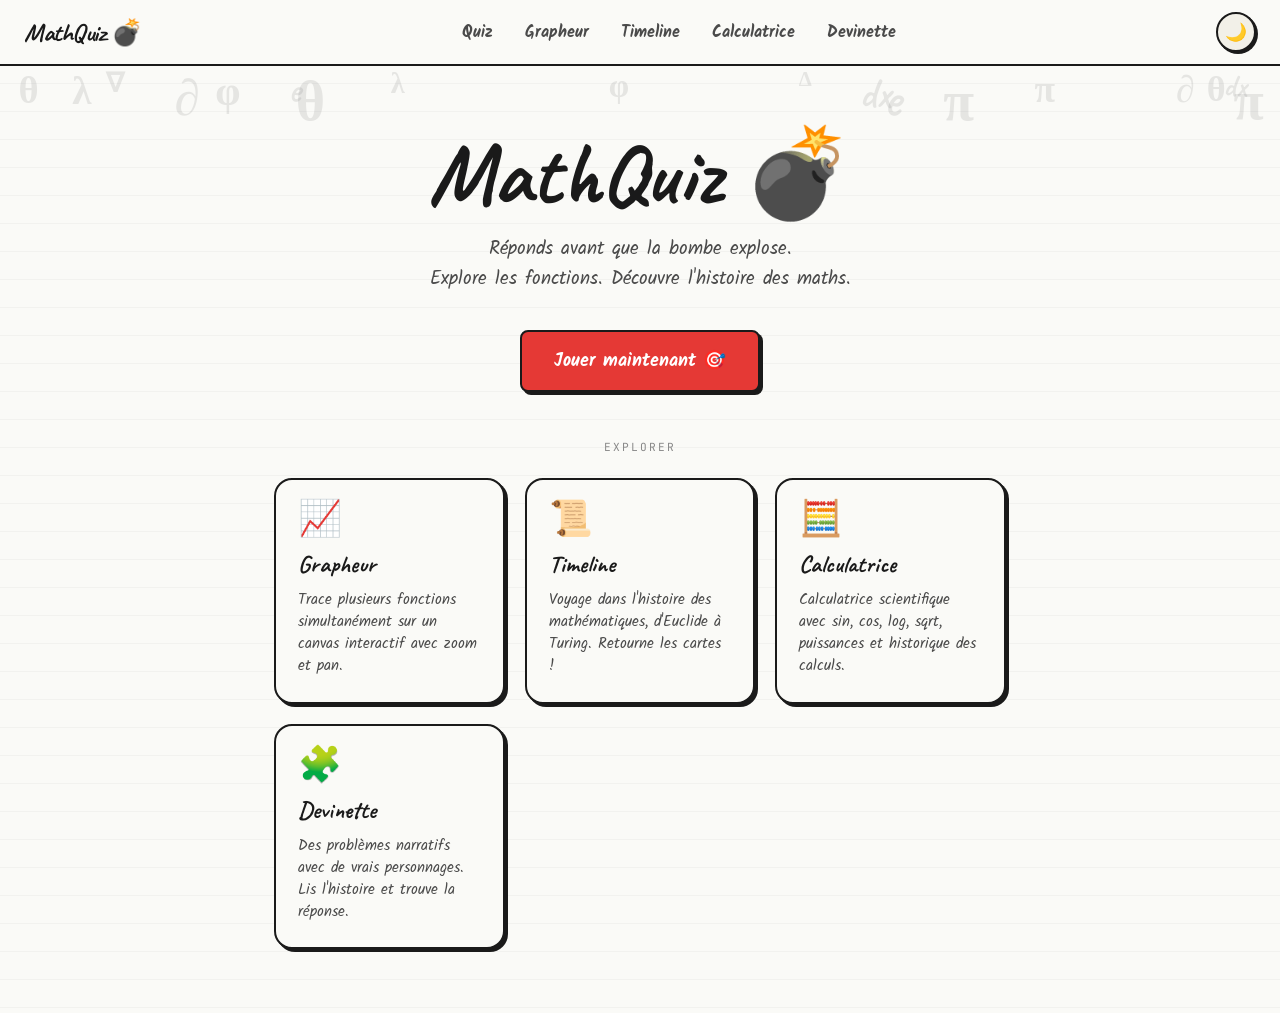
<file: index.html>
<!DOCTYPE html>
<html lang="fr">
<head>
  <meta charset="UTF-8">
  <meta name="viewport" content="width=device-width, initial-scale=1.0">
  <title>MathQuiz 💣</title>
  <link rel="stylesheet" href="css/common.css">
  <link rel="stylesheet" href="css/home.css">
</head>
<body>

  <nav class="sk-nav" aria-label="Navigation principale">
    <a href="index.html" class="sk-nav-logo">MathQuiz 💣</a>
    <ul class="sk-nav-links">
      <li><a href="quiz.html">Quiz</a></li>
      <li><a href="explorer.html">Grapheur</a></li>
      <li><a href="timeline.html">Timeline</a></li>
      <li><a href="calculatrice.html">Calculatrice</a></li>
      <li><a href="devinette.html">Devinette</a></li>
    </ul>
    <button class="sk-theme-btn" id="theme-toggle" aria-label="Basculer le thème">🌙</button>
  </nav>

  <main>
    <!-- Hero -->
    <section class="home-hero" aria-label="Présentation">
      <div class="particles" id="particles" aria-hidden="true"></div>

      <h1 class="home-hero-title">MathQuiz 💣</h1>
      <p class="home-hero-subtitle">
        Réponds avant que la bombe explose.<br>
        Explore les fonctions. Découvre l'histoire des maths.
      </p>
      <a href="quiz.html" class="sk-btn sk-btn-accent home-hero-cta">
        Jouer maintenant 🎯
      </a>
    </section>

    <!-- Cards -->
    <section aria-label="Sections du site">
      <p class="home-section-label">Explorer</p>
      <div class="home-cards">

        <a href="explorer.html" class="home-card">
          <span class="home-card-icon">📈</span>
          <h2 class="home-card-title">Grapheur</h2>
          <p class="home-card-desc">
            Trace plusieurs fonctions simultanément sur
            un canvas interactif avec zoom et pan.
          </p>
        </a>

        <a href="timeline.html" class="home-card">
          <span class="home-card-icon">📜</span>
          <h2 class="home-card-title">Timeline</h2>
          <p class="home-card-desc">
            Voyage dans l'histoire des mathématiques,
            d'Euclide à Turing. Retourne les cartes !
          </p>
        </a>

        <a href="calculatrice.html" class="home-card">
          <span class="home-card-icon">🧮</span>
          <h2 class="home-card-title">Calculatrice</h2>
          <p class="home-card-desc">
            Calculatrice scientifique avec sin, cos, log,
            sqrt, puissances et historique des calculs.
          </p>
        </a>

        <a href="devinette.html" class="home-card">
          <span class="home-card-icon">🧩</span>
          <h2 class="home-card-title">Devinette</h2>
          <p class="home-card-desc">
            Des problèmes narratifs avec de vrais personnages.
            Lis l'histoire et trouve la réponse.
          </p>
        </a>

      </div>
    </section>
  </main>

  <script src="js/theme.js"></script>
  <script>
    "use strict";
    const SYMBOLS = ["∫","∑","π","√","∞","dx","∂","Δ","θ","λ","∇","ℝ","ℕ","e","φ"];
    const container = document.getElementById("particles");
    for (let i = 0; i < 18; i++) {
      const el = document.createElement("span");
      el.className = "particle";
      el.textContent = SYMBOLS[Math.floor(Math.random() * SYMBOLS.length)];
      el.style.left             = Math.random() * 100 + "%";
      el.style.fontSize         = (1.2 + Math.random() * 2.4) + "rem";
      el.style.animationDuration = (12 + Math.random() * 16) + "s";
      el.style.animationDelay   = -(Math.random() * 20) + "s";
      container.appendChild(el);
    }
    document.querySelectorAll(".sk-nav-links a").forEach(a => {
      if (a.href === location.href) a.classList.add("active");
    });
  </script>
</body>
</html>
</file>
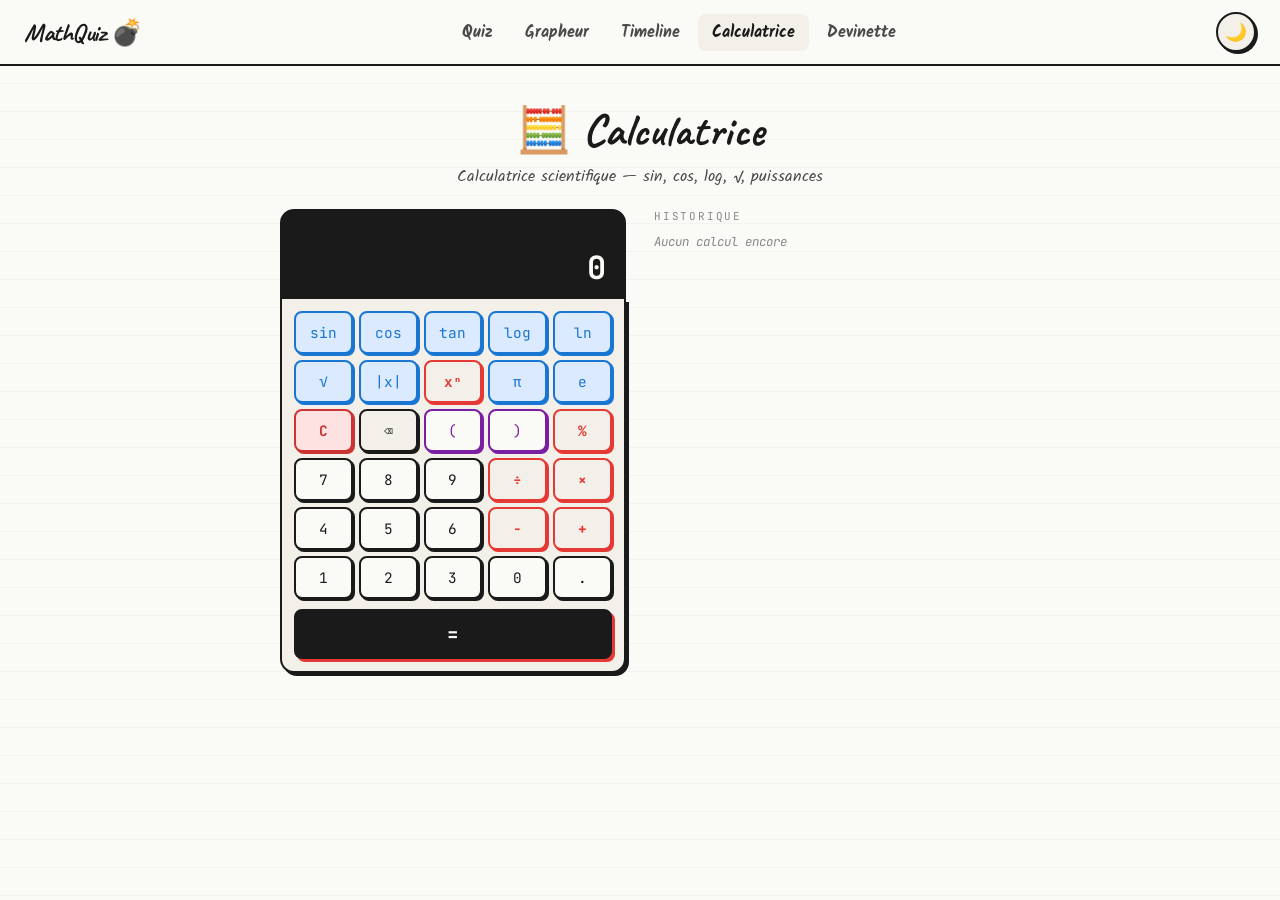
<file: calculatrice.html>
<!DOCTYPE html>
<html lang="fr">
<head>
  <meta charset="UTF-8">
  <meta name="viewport" content="width=device-width, initial-scale=1.0">
  <title>Calculatrice — MathQuiz 💣</title>
  <link rel="stylesheet" href="css/common.css">
  <link rel="stylesheet" href="css/calculatrice.css">
</head>
<body>

  <nav class="sk-nav" aria-label="Navigation principale">
    <a href="index.html" class="sk-nav-logo">MathQuiz 💣</a>
    <ul class="sk-nav-links">
      <li><a href="quiz.html">Quiz</a></li>
      <li><a href="explorer.html">Grapheur</a></li>
      <li><a href="timeline.html">Timeline</a></li>
      <li><a href="calculatrice.html" class="active">Calculatrice</a></li>
      <li><a href="devinette.html">Devinette</a></li>
    </ul>
    <button class="sk-theme-btn" id="theme-toggle" aria-label="Basculer le thème">🌙</button>
  </nav>

  <header class="calc-header">
    <h1 class="calc-title">🧮 Calculatrice</h1>
    <p class="calc-subtitle">Calculatrice scientifique — sin, cos, log, √, puissances</p>
  </header>

  <main class="calc-shell">

    <div class="calc-wrap">

      <!-- Écran -->
      <div class="calc-screen" aria-label="Écran de la calculatrice">
        <div class="calc-expr" id="calc-expr" aria-live="polite"></div>
        <div class="calc-result" id="calc-result">0</div>
      </div>

      <!-- Clavier -->
      <div class="calc-keyboard" role="group" aria-label="Clavier">

        <!-- Ligne 1 : fonctions -->
        <button class="calc-btn calc-fn" data-action="fn" data-fn="sin(" aria-label="sinus">sin</button>
        <button class="calc-btn calc-fn" data-action="fn" data-fn="cos(" aria-label="cosinus">cos</button>
        <button class="calc-btn calc-fn" data-action="fn" data-fn="tan(" aria-label="tangente">tan</button>
        <button class="calc-btn calc-fn" data-action="fn" data-fn="log(" aria-label="logarithme">log</button>
        <button class="calc-btn calc-fn" data-action="fn" data-fn="ln("  aria-label="logarithme naturel">ln</button>

        <!-- Ligne 2 : fonctions -->
        <button class="calc-btn calc-fn" data-action="fn"  data-fn="sqrt("  aria-label="racine carrée">√</button>
        <button class="calc-btn calc-fn" data-action="fn"  data-fn="abs("   aria-label="valeur absolue">|x|</button>
        <button class="calc-btn calc-op" data-action="insert" data-val="^"  aria-label="puissance">xⁿ</button>
        <button class="calc-btn calc-fn" data-action="insert" data-val="pi" aria-label="pi">π</button>
        <button class="calc-btn calc-fn" data-action="insert" data-val="e"  aria-label="e">e</button>

        <!-- Ligne 3 : contrôles + parenthèses -->
        <button class="calc-btn calc-clear"  data-action="clear"  aria-label="Effacer tout">C</button>
        <button class="calc-btn calc-del"    data-action="del"    aria-label="Supprimer dernier caractère">⌫</button>
        <button class="calc-btn calc-paren"  data-action="insert" data-val="(" aria-label="parenthèse ouvrante">(</button>
        <button class="calc-btn calc-paren"  data-action="insert" data-val=")" aria-label="parenthèse fermante">)</button>
        <button class="calc-btn calc-op"     data-action="insert" data-val="%" aria-label="modulo">%</button>

        <!-- Ligne 4-6 : chiffres + opérateurs -->
        <button class="calc-btn calc-num" data-action="insert" data-val="7">7</button>
        <button class="calc-btn calc-num" data-action="insert" data-val="8">8</button>
        <button class="calc-btn calc-num" data-action="insert" data-val="9">9</button>
        <button class="calc-btn calc-op"  data-action="insert" data-val="/">÷</button>
        <button class="calc-btn calc-op"  data-action="insert" data-val="*">×</button>

        <button class="calc-btn calc-num" data-action="insert" data-val="4">4</button>
        <button class="calc-btn calc-num" data-action="insert" data-val="5">5</button>
        <button class="calc-btn calc-num" data-action="insert" data-val="6">6</button>
        <button class="calc-btn calc-op"  data-action="insert" data-val="-">−</button>
        <button class="calc-btn calc-op"  data-action="insert" data-val="+">+</button>

        <button class="calc-btn calc-num" data-action="insert" data-val="1">1</button>
        <button class="calc-btn calc-num" data-action="insert" data-val="2">2</button>
        <button class="calc-btn calc-num" data-action="insert" data-val="3">3</button>
        <button class="calc-btn calc-num" data-action="insert" data-val="0">0</button>
        <button class="calc-btn calc-num" data-action="insert" data-val=".">.</button>

        <!-- Ligne 7 : = -->
        <button class="calc-btn calc-equals" data-action="eval" aria-label="Calculer" style="grid-column: span 5">=</button>

      </div>
    </div>

    <!-- Historique -->
    <div class="calc-history-wrap">
      <p class="calc-history-label">Historique</p>
      <ul class="calc-history" id="calc-history" aria-label="Historique des calculs"></ul>
    </div>

  </main>

  <script src="js/theme.js"></script>
  <script src="js/explorer.js"></script>
  <script src="js/calculatrice.js"></script>
</body>
</html>
</file>
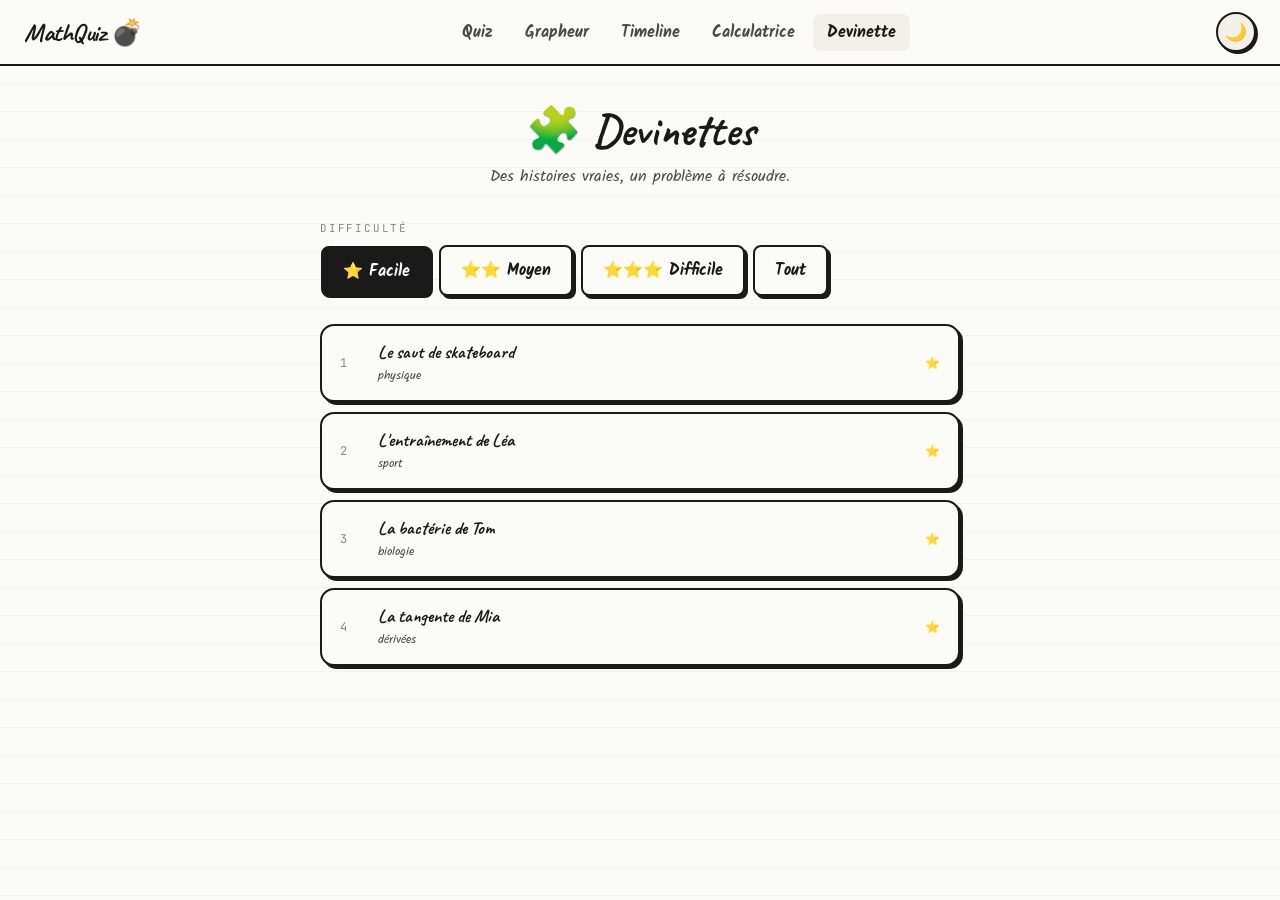
<file: devinette.html>
<!DOCTYPE html>
<html lang="fr">
<head>
  <meta charset="UTF-8">
  <meta name="viewport" content="width=device-width, initial-scale=1.0">
  <title>Devinette — MathQuiz 💣</title>
  <link rel="stylesheet" href="css/common.css">
  <link rel="stylesheet" href="css/devinette.css">
</head>
<body>

  <nav class="sk-nav" aria-label="Navigation principale">
    <a href="index.html" class="sk-nav-logo">MathQuiz 💣</a>
    <ul class="sk-nav-links">
      <li><a href="quiz.html">Quiz</a></li>
      <li><a href="explorer.html">Grapheur</a></li>
      <li><a href="timeline.html">Timeline</a></li>
      <li><a href="calculatrice.html">Calculatrice</a></li>
      <li><a href="devinette.html" class="active">Devinette</a></li>
    </ul>
    <button class="sk-theme-btn" id="theme-toggle" aria-label="Basculer le thème">🌙</button>
  </nav>

  <main class="dev-shell">

    <!-- ── État 1 : Menu ────────────────────────────────────── -->
    <section class="dev-state active" id="dev-menu">
      <h1 class="dev-title">🧩 Devinettes</h1>
      <p class="dev-subtitle">Des histoires vraies, un problème à résoudre.</p>

      <div class="dev-diff-wrap">
        <span class="dev-label">Difficulté</span>
        <div class="dev-diff-options" id="dev-diff-options">
          <button class="sk-btn sk-btn-ghost selected" data-diff="1">⭐ Facile</button>
          <button class="sk-btn sk-btn-ghost"          data-diff="2">⭐⭐ Moyen</button>
          <button class="sk-btn sk-btn-ghost"          data-diff="3">⭐⭐⭐ Difficile</button>
          <button class="sk-btn sk-btn-ghost"          data-diff="0">Tout</button>
        </div>
      </div>

      <ul class="dev-list" id="dev-list" aria-label="Liste des devinettes"></ul>
    </section>

    <!-- ── État 2 : Lecture + Réponse ──────────────────────── -->
    <section class="dev-state" id="dev-play">

      <div class="dev-play-header">
        <button class="sk-btn sk-btn-ghost dev-back-btn" id="dev-back-btn" type="button">← Retour</button>
        <div class="dev-stars" id="dev-stars"></div>
      </div>

      <div class="dev-story-card" id="dev-story-card">
        <div class="dev-characters" id="dev-characters"></div>
        <h2 class="dev-story-title" id="dev-story-title"></h2>
        <p class="dev-story-text" id="dev-story-text"></p>
        <p class="dev-question-text" id="dev-question-text"></p>
      </div>

      <!-- Zone de réponse -->
      <div class="dev-answer-zone" id="dev-answer-zone">
        <input
          type="text"
          class="dev-input"
          id="dev-input"
          placeholder="Ta réponse…"
          inputmode="decimal"
          autocomplete="off"
          aria-label="Ta réponse"
        >
        <button class="sk-btn sk-btn-accent" id="dev-submit" type="button">Valider ✓</button>
      </div>

      <div class="dev-hint-wrap">
        <button class="sk-btn sk-btn-ghost dev-hint-btn" id="dev-hint-btn" type="button">💡 Indice</button>
        <p class="dev-hint-text" id="dev-hint-text"></p>
      </div>

      <div class="dev-feedback" id="dev-feedback" aria-live="polite"></div>

    </section>

    <!-- ── État 3 : Explication ─────────────────────────────── -->
    <section class="dev-state" id="dev-result">
      <div class="dev-result-card">
        <p class="dev-result-icon" id="dev-result-icon">✓</p>
        <p class="dev-result-label" id="dev-result-label">Bonne réponse !</p>
        <p class="dev-result-answer" id="dev-result-answer"></p>
        <div class="dev-explication-wrap">
          <p class="dev-explication-title">📖 Explication</p>
          <p class="dev-explication-text" id="dev-explication-text"></p>
        </div>
        <div class="dev-result-actions">
          <button class="sk-btn sk-btn-ghost" id="dev-retry-btn" type="button">🔄 Réessayer</button>
          <button class="sk-btn sk-btn-primary" id="dev-menu-btn" type="button">← Menu</button>
        </div>
      </div>
    </section>

  </main>

  <script src="js/theme.js"></script>
  <script src="js/devinette.js"></script>
</body>
</html>
</file>
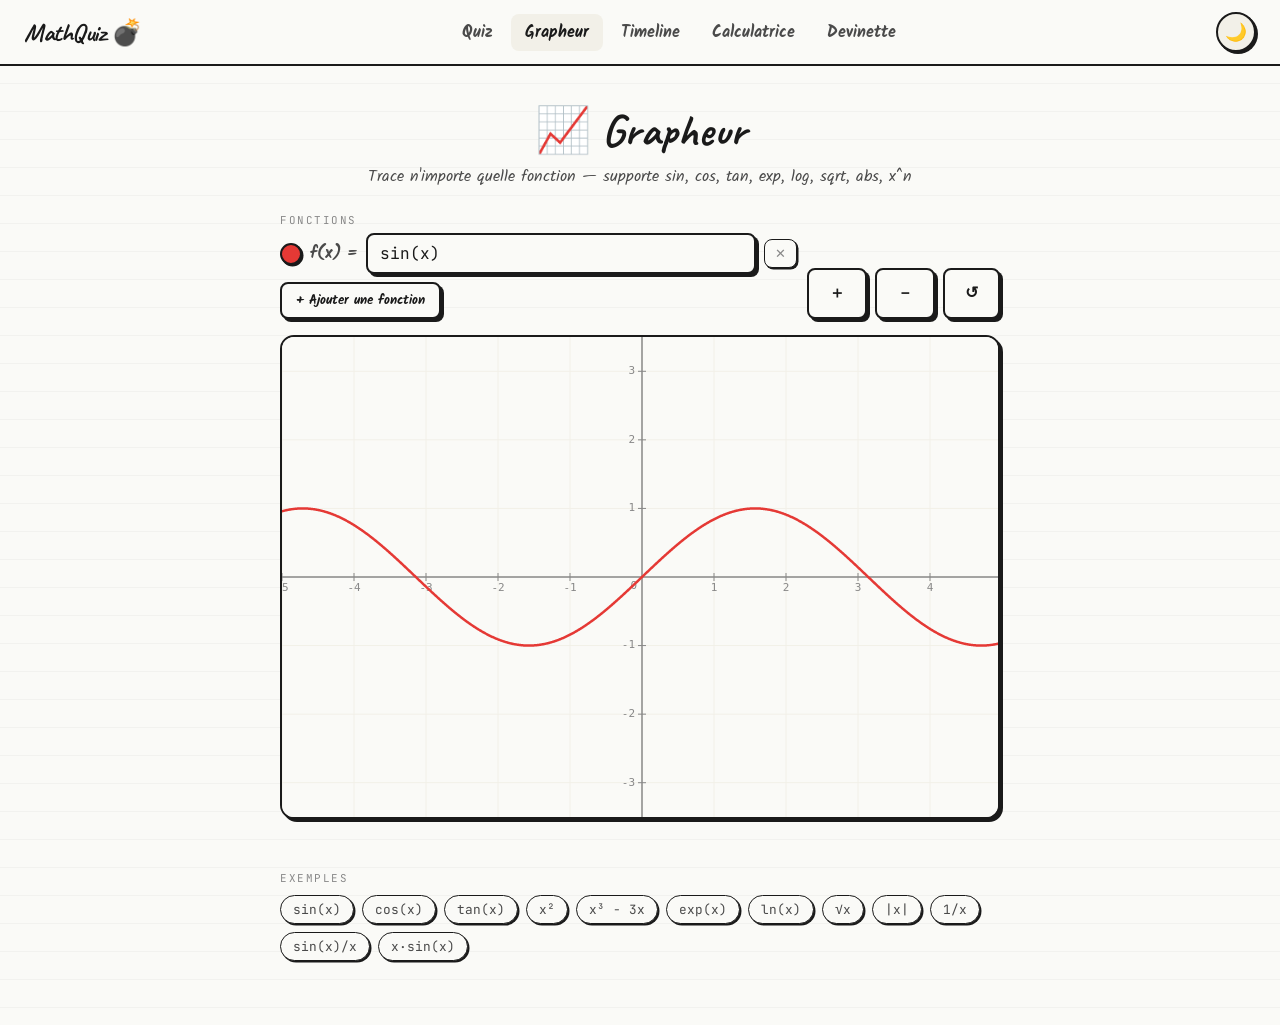
<file: explorer.html>
<!DOCTYPE html>
<html lang="fr">
<head>
  <meta charset="UTF-8">
  <meta name="viewport" content="width=device-width, initial-scale=1.0">
  <title>Grapheur — MathQuiz 💣</title>
  <link rel="stylesheet" href="css/common.css">
  <link rel="stylesheet" href="css/explorer.css">
</head>
<body>

  <nav class="sk-nav" aria-label="Navigation principale">
    <a href="index.html" class="sk-nav-logo">MathQuiz 💣</a>
    <ul class="sk-nav-links">
      <li><a href="quiz.html">Quiz</a></li>
      <li><a href="explorer.html" class="active">Grapheur</a></li>
      <li><a href="timeline.html">Timeline</a></li>
      <li><a href="calculatrice.html">Calculatrice</a></li>
      <li><a href="devinette.html">Devinette</a></li>
    </ul>
    <button class="sk-theme-btn" id="theme-toggle" aria-label="Basculer le thème">🌙</button>
  </nav>

  <header class="explorer-header">
    <h1 class="explorer-title">📈 Grapheur</h1>
    <p class="explorer-subtitle">Trace n'importe quelle fonction — supporte sin, cos, tan, exp, log, sqrt, abs, x^n</p>
  </header>

  <main class="explorer-shell">

    <!-- Contrôles -->
     
    <div class="explorer-controls">
      <div class="explorer-input-wrap">
        <span class="explorer-input-label">Fonctions</span>
        <div id="fn-list"></div>
        <button class="sk-btn sk-btn-ghost fn-add-btn" id="add-fn-btn" type="button">+ Ajouter une fonction</button>
      </div>

      <div class="zoom-btns">
        <button class="sk-btn sk-btn-ghost" id="zoom-in"    aria-label="Zoom avant"      title="Zoom avant">＋</button>
        <button class="sk-btn sk-btn-ghost" id="zoom-out"   aria-label="Zoom arrière"    title="Zoom arrière">－</button>
        <button class="sk-btn sk-btn-ghost" id="zoom-reset" aria-label="Réinitialiser"   title="Réinitialiser">↺</button>
      </div>
    </div>

    <!-- Canvas -->
    <div class="canvas-wrap">
      <canvas id="graph-canvas" width="720" height="480" aria-label="Graphe de la fonction"></canvas>
      <div class="canvas-coords" id="canvas-coords"></div>
    </div>

    <!-- Erreur -->
    <p class="explorer-error" id="explorer-error" aria-live="polite"></p>

    <!-- Exemples -->
    <div class="explorer-examples">
      <span class="examples-label">Exemples</span>
      <div class="examples-chips" role="list">
        <button class="example-chip" data-fn="sin(x)" role="listitem">sin(x)</button>
        <button class="example-chip" data-fn="cos(x)" role="listitem">cos(x)</button>
        <button class="example-chip" data-fn="tan(x)" role="listitem">tan(x)</button>
        <button class="example-chip" data-fn="x^2" role="listitem">x²</button>
        <button class="example-chip" data-fn="x^3 - 3*x" role="listitem">x³ − 3x</button>
        <button class="example-chip" data-fn="exp(x)" role="listitem">exp(x)</button>
        <button class="example-chip" data-fn="log(x)" role="listitem">ln(x)</button>
        <button class="example-chip" data-fn="sqrt(x)" role="listitem">√x</button>
        <button class="example-chip" data-fn="abs(x)" role="listitem">|x|</button>
        <button class="example-chip" data-fn="1/x" role="listitem">1/x</button>
        <button class="example-chip" data-fn="sin(x)/x" role="listitem">sin(x)/x</button>
        <button class="example-chip" data-fn="x*sin(x)" role="listitem">x·sin(x)</button>
      </div>
    </div>

  </main>

  <script src="js/theme.js"></script>
  <script src="js/explorer.js"></script>
</body>
</html>
</file>
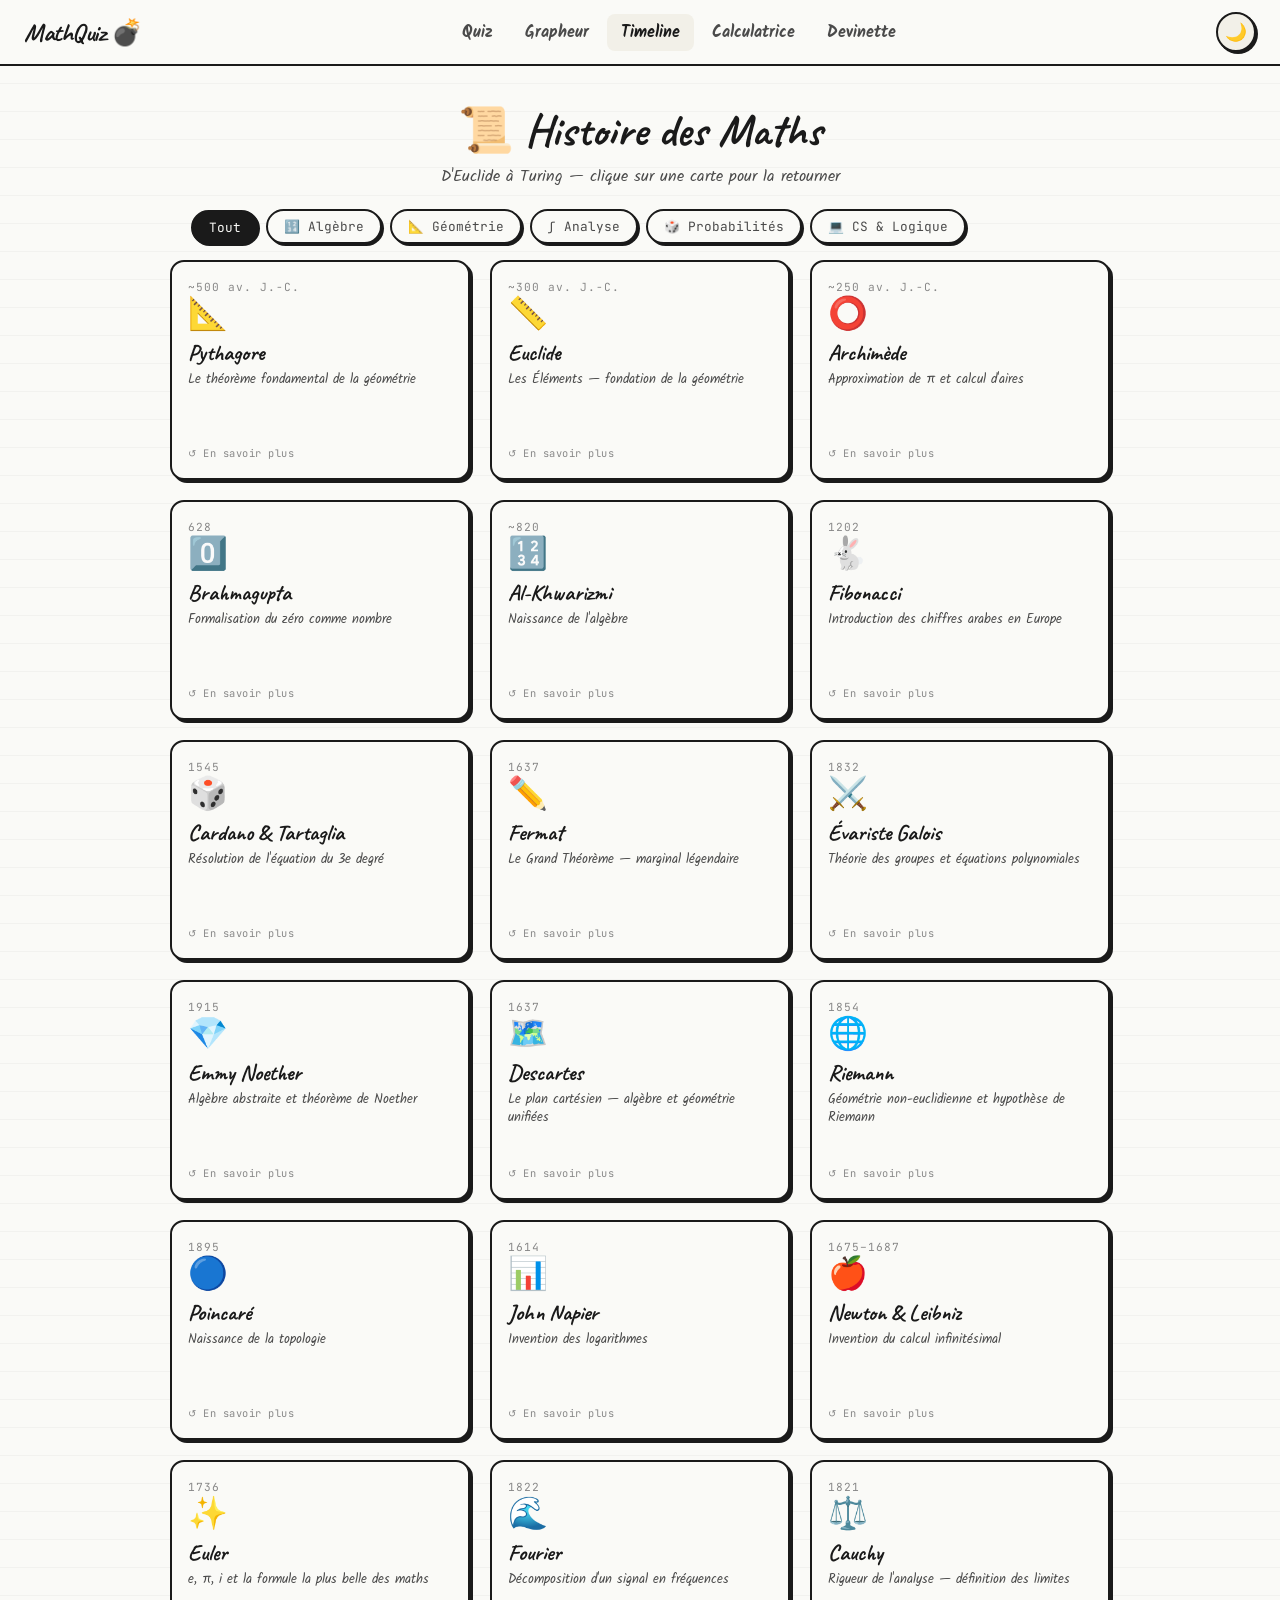
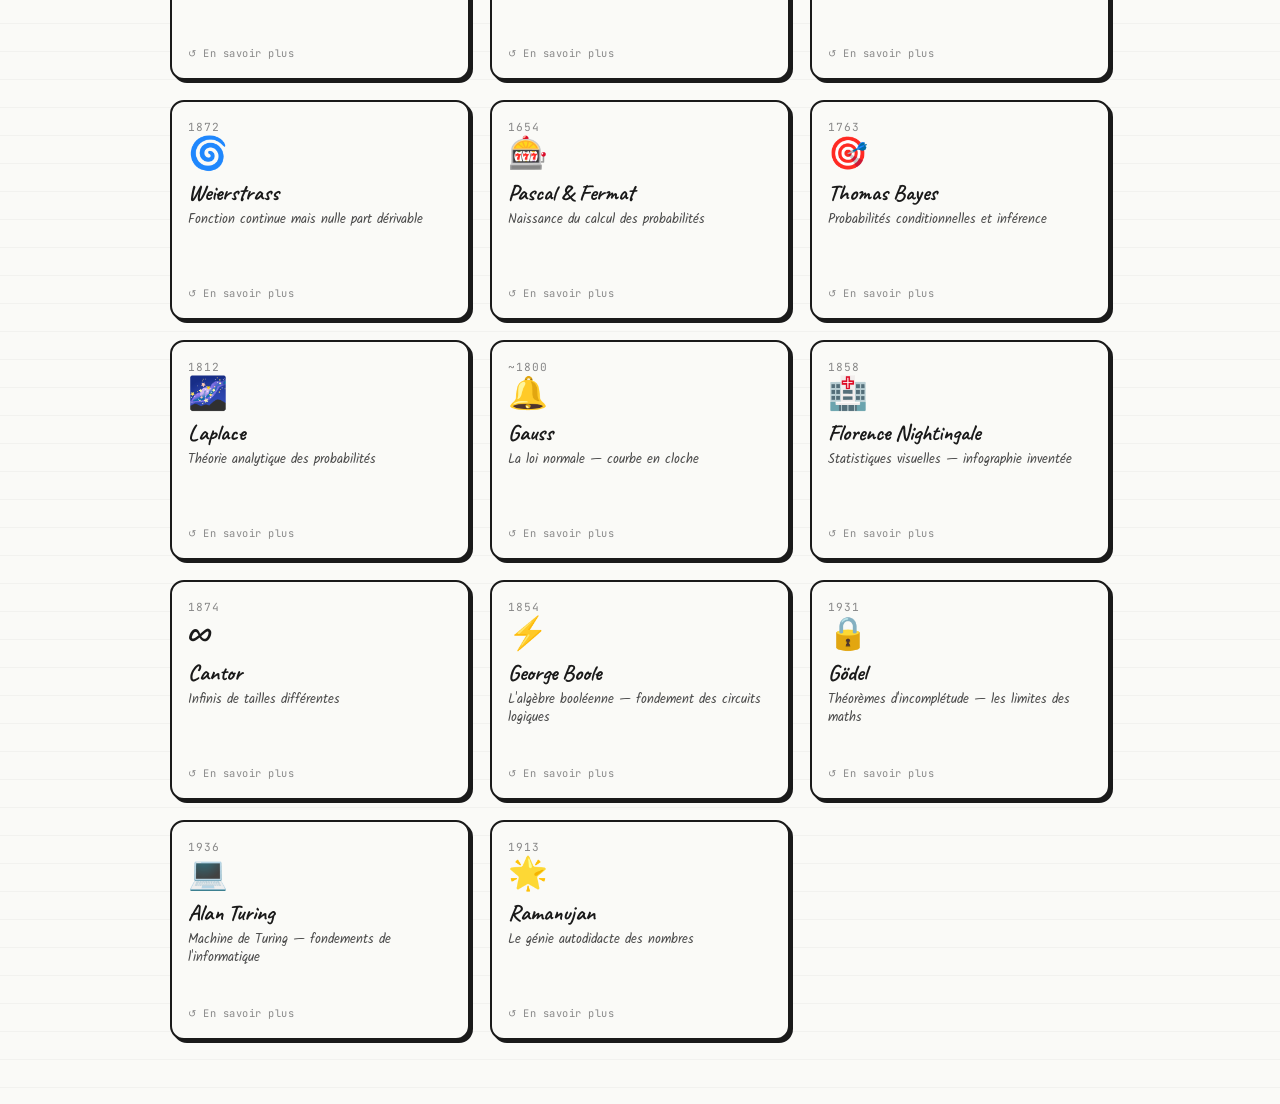
<file: timeline.html>
<!DOCTYPE html>
<html lang="fr">
<head>
  <meta charset="UTF-8">
  <meta name="viewport" content="width=device-width, initial-scale=1.0">
  <title>Timeline — MathQuiz 💣</title>
  <link rel="stylesheet" href="css/common.css">
  <link rel="stylesheet" href="css/timeline.css">
</head>
<body>

  <nav class="sk-nav" aria-label="Navigation principale">
    <a href="index.html" class="sk-nav-logo">MathQuiz 💣</a>
    <ul class="sk-nav-links">
      <li><a href="quiz.html">Quiz</a></li>
      <li><a href="explorer.html">Grapheur</a></li>
      <li><a href="timeline.html" class="active">Timeline</a></li>
      <li><a href="calculatrice.html">Calculatrice</a></li>
      <li><a href="devinette.html">Devinette</a></li>
    </ul>
    <button class="sk-theme-btn" id="theme-toggle" aria-label="Basculer le thème">🌙</button>
  </nav>

  <header class="timeline-header">
    <h1 class="timeline-title">📜 Histoire des Maths</h1>
    <p class="timeline-subtitle">D'Euclide à Turing — clique sur une carte pour la retourner</p>
  </header>

  <!-- Onglets catégories -->
  <div class="tl-tabs-wrap">
    <div class="tl-tabs" role="tablist" aria-label="Filtrer par catégorie">
      <button class="tl-tab active" data-cat="all"         role="tab">Tout</button>
      <button class="tl-tab" data-cat="algebra"            role="tab">🔢 Algèbre</button>
      <button class="tl-tab" data-cat="geometry"           role="tab">📐 Géométrie</button>
      <button class="tl-tab" data-cat="analysis"           role="tab">∫ Analyse</button>
      <button class="tl-tab" data-cat="probability"        role="tab">🎲 Probabilités</button>
      <button class="tl-tab" data-cat="cs"                 role="tab">💻 CS &amp; Logique</button>
    </div>
  </div>

  <main>
    <ol class="timeline" id="timeline" aria-label="Cartes de l'histoire des mathématiques">

      <!-- GÉOMÉTRIE -->
      <li class="tl-entry" data-category="geometry">
        <div class="tl-flip-card" tabindex="0" role="button" aria-label="Pythagore — cliquer pour retourner">
          <div class="tl-front">
            <time class="tl-date">~500 av. J.-C.</time>
            <span class="tl-emoji">📐</span>
            <h2 class="tl-name">Pythagore</h2>
            <p class="tl-discovery">Le théorème fondamental de la géométrie</p>
            <span class="tl-hint">↺ En savoir plus</span>
          </div>
          <div class="tl-back">
            <p class="tl-fact">Dans tout triangle rectangle, le carré de l'hypoténuse est égal à la somme des carrés des deux autres côtés : a² + b² = c². Connu des Babyloniens 1000 ans avant Pythagore, c'est lui qui en donne la première preuve générale. Sa confrérie mathématique gardait leurs découvertes secrètes — sous peine de mort.</p>
          </div>
        </div>
      </li>

      <li class="tl-entry" data-category="geometry">
        <div class="tl-flip-card" tabindex="0" role="button" aria-label="Euclide — cliquer pour retourner">
          <div class="tl-front">
            <time class="tl-date">~300 av. J.-C.</time>
            <span class="tl-emoji">📏</span>
            <h2 class="tl-name">Euclide</h2>
            <p class="tl-discovery">Les Éléments — fondation de la géométrie</p>
            <span class="tl-hint">↺ En savoir plus</span>
          </div>
          <div class="tl-back">
            <p class="tl-fact">Euclide d'Alexandrie rédige les <em>Éléments</em>, 13 livres compilant toute la géométrie grecque. Cet ouvrage fut le manuel de mathématiques le plus utilisé de l'histoire — plus de 2000 ans. À partir de 5 postulats simples, il construit toute la géométrie plane et prouve l'infinité des nombres premiers.</p>
          </div>
        </div>
      </li>

      <li class="tl-entry" data-category="geometry">
        <div class="tl-flip-card" tabindex="0" role="button" aria-label="Archimède — cliquer pour retourner">
          <div class="tl-front">
            <time class="tl-date">~250 av. J.-C.</time>
            <span class="tl-emoji">⭕</span>
            <h2 class="tl-name">Archimède</h2>
            <p class="tl-discovery">Approximation de π et calcul d'aires</p>
            <span class="tl-hint">↺ En savoir plus</span>
          </div>
          <div class="tl-back">
            <p class="tl-fact">Archimède encadre π entre 223/71 et 22/7 en inscrivant et circumscrivant des polygones à 96 côtés dans un cercle. Il anticipe aussi le calcul intégral en calculant l'aire sous une parabole — 1900 ans avant Newton. Selon la légende, il courut nu dans Syracuse en criant « Eurêka ! »</p>
          </div>
        </div>
      </li>

      <!-- ALGÈBRE -->
      <li class="tl-entry" data-category="algebra">
        <div class="tl-flip-card" tabindex="0" role="button" aria-label="Brahmagupta — cliquer pour retourner">
          <div class="tl-front">
            <time class="tl-date">628</time>
            <span class="tl-emoji">0️⃣</span>
            <h2 class="tl-name">Brahmagupta</h2>
            <p class="tl-discovery">Formalisation du zéro comme nombre</p>
            <span class="tl-hint">↺ En savoir plus</span>
          </div>
          <div class="tl-back">
            <p class="tl-fact">Le mathématicien indien Brahmagupta est le premier à traiter le zéro comme un nombre à part entière avec ses propres règles arithmétiques. Il définit aussi les nombres négatifs et leurs règles de calcul — une révolution conceptuelle qui prendra des siècles à s'imposer en Europe.</p>
          </div>
        </div>
      </li>

      <li class="tl-entry" data-category="algebra">
        <div class="tl-flip-card" tabindex="0" role="button" aria-label="Al-Khwarizmi — cliquer pour retourner">
          <div class="tl-front">
            <time class="tl-date">~820</time>
            <span class="tl-emoji">🔢</span>
            <h2 class="tl-name">Al-Khwarizmi</h2>
            <p class="tl-discovery">Naissance de l'algèbre</p>
            <span class="tl-hint">↺ En savoir plus</span>
          </div>
          <div class="tl-back">
            <p class="tl-fact">Muhammad ibn Musa al-Khwarizmi écrit <em>Kitāb al-mukhtaṣar fī ḥisāb al-jabr</em>. Le titre donne le mot « algèbre », et son propre nom latinisé donne « algorithme ». Il résout les équations du second degré par complétion du carré — sans notation symbolique, uniquement avec des mots.</p>
          </div>
        </div>
      </li>

      <li class="tl-entry" data-category="algebra">
        <div class="tl-flip-card" tabindex="0" role="button" aria-label="Fibonacci — cliquer pour retourner">
          <div class="tl-front">
            <time class="tl-date">1202</time>
            <span class="tl-emoji">🐇</span>
            <h2 class="tl-name">Fibonacci</h2>
            <p class="tl-discovery">Introduction des chiffres arabes en Europe</p>
            <span class="tl-hint">↺ En savoir plus</span>
          </div>
          <div class="tl-back">
            <p class="tl-fact">Leonardo Fibonacci publie le <em>Liber Abaci</em>, popularisant les chiffres hindou-arabes (0-9) en Europe. Il y introduit la suite 1, 1, 2, 3, 5, 8, 13… où chaque terme est la somme des deux précédents — omniprésente dans la nature, des pétales de fleurs aux spirales des coquillages.</p>
          </div>
        </div>
      </li>

      <li class="tl-entry" data-category="algebra">
        <div class="tl-flip-card" tabindex="0" role="button" aria-label="Cardano et Tartaglia — cliquer pour retourner">
          <div class="tl-front">
            <time class="tl-date">1545</time>
            <span class="tl-emoji">🎲</span>
            <h2 class="tl-name">Cardano &amp; Tartaglia</h2>
            <p class="tl-discovery">Résolution de l'équation du 3e degré</p>
            <span class="tl-hint">↺ En savoir plus</span>
          </div>
          <div class="tl-back">
            <p class="tl-fact">Cardano publie dans l'<em>Ars Magna</em> la formule pour résoudre les cubiques — un secret que Tartaglia lui avait confié sous serment. Ce travail force à inventer les nombres complexes : pour résoudre des équations à solutions réelles, il faut passer par √(−1). Le scandale qui s'ensuit est mémorable.</p>
          </div>
        </div>
      </li>

      <li class="tl-entry" data-category="algebra">
        <div class="tl-flip-card" tabindex="0" role="button" aria-label="Fermat — cliquer pour retourner">
          <div class="tl-front">
            <time class="tl-date">1637</time>
            <span class="tl-emoji">✏️</span>
            <h2 class="tl-name">Fermat</h2>
            <p class="tl-discovery">Le Grand Théorème — marginal légendaire</p>
            <span class="tl-hint">↺ En savoir plus</span>
          </div>
          <div class="tl-back">
            <p class="tl-fact">Pierre de Fermat écrit dans la marge d'un livre : « Il m'est impossible de mettre la démonstration ici, car elle est trop longue pour cette marge. » Son théorème — xⁿ + yⁿ = zⁿ n'a pas de solution entière pour n ≥ 3 — restera sans preuve pendant 358 ans, jusqu'à Andrew Wiles en 1995.</p>
          </div>
        </div>
      </li>

      <li class="tl-entry" data-category="algebra">
        <div class="tl-flip-card" tabindex="0" role="button" aria-label="Galois — cliquer pour retourner">
          <div class="tl-front">
            <time class="tl-date">1832</time>
            <span class="tl-emoji">⚔️</span>
            <h2 class="tl-name">Évariste Galois</h2>
            <p class="tl-discovery">Théorie des groupes et équations polynomiales</p>
            <span class="tl-hint">↺ En savoir plus</span>
          </div>
          <div class="tl-back">
            <p class="tl-fact">Mort en duel à 20 ans, Galois passe la nuit précédente à écrire en toute hâte ses travaux révolutionnaires. Il prouve qu'il n'existe pas de formule générale pour les équations de degré ≥ 5 en utilisant la symétrie de leurs racines — fondant ainsi la théorie des groupes, pilier de l'algèbre moderne.</p>
          </div>
        </div>
      </li>

      <li class="tl-entry" data-category="algebra">
        <div class="tl-flip-card" tabindex="0" role="button" aria-label="Emmy Noether — cliquer pour retourner">
          <div class="tl-front">
            <time class="tl-date">1915</time>
            <span class="tl-emoji">💎</span>
            <h2 class="tl-name">Emmy Noether</h2>
            <p class="tl-discovery">Algèbre abstraite et théorème de Noether</p>
            <span class="tl-hint">↺ En savoir plus</span>
          </div>
          <div class="tl-back">
            <p class="tl-fact">Einstein et Hilbert la qualifiaient de plus grande mathématicienne de l'histoire. Son théorème (1915) lie chaque symétrie physique à une loi de conservation — la pierre angulaire de la physique théorique moderne. Elle révolutionne aussi l'algèbre abstraite en introduisant les anneaux et idéaux noethériens.</p>
          </div>
        </div>
      </li>

      <!-- GÉOMÉTRIE (suite) -->
      <li class="tl-entry" data-category="geometry">
        <div class="tl-flip-card" tabindex="0" role="button" aria-label="Descartes — cliquer pour retourner">
          <div class="tl-front">
            <time class="tl-date">1637</time>
            <span class="tl-emoji">🗺️</span>
            <h2 class="tl-name">Descartes</h2>
            <p class="tl-discovery">Le plan cartésien — algèbre et géométrie unifiées</p>
            <span class="tl-hint">↺ En savoir plus</span>
          </div>
          <div class="tl-back">
            <p class="tl-fact">René Descartes invente le repère cartésien (x, y), unifiant pour la première fois l'algèbre et la géométrie. Une courbe devient une équation, une équation devient une courbe. Selon la légende, cette idée lui vint en observant une mouche sur le plafond de sa chambre — comment décrire sa position ?</p>
          </div>
        </div>
      </li>

      <li class="tl-entry" data-category="geometry">
        <div class="tl-flip-card" tabindex="0" role="button" aria-label="Riemann — cliquer pour retourner">
          <div class="tl-front">
            <time class="tl-date">1854</time>
            <span class="tl-emoji">🌐</span>
            <h2 class="tl-name">Riemann</h2>
            <p class="tl-discovery">Géométrie non-euclidienne et hypothèse de Riemann</p>
            <span class="tl-hint">↺ En savoir plus</span>
          </div>
          <div class="tl-back">
            <p class="tl-fact">Riemann montre qu'il existe des espaces courbés cohérents où la somme des angles d'un triangle est différente de 180°. Sa géométrie fondera 60 ans plus tard la relativité générale d'Einstein. Son hypothèse sur les zéros de la fonction zêta reste le problème ouvert le plus célèbre des maths — avec 1 million $ à la clé.</p>
          </div>
        </div>
      </li>

      <li class="tl-entry" data-category="geometry">
        <div class="tl-flip-card" tabindex="0" role="button" aria-label="Poincaré — cliquer pour retourner">
          <div class="tl-front">
            <time class="tl-date">1895</time>
            <span class="tl-emoji">🔵</span>
            <h2 class="tl-name">Poincaré</h2>
            <p class="tl-discovery">Naissance de la topologie</p>
            <span class="tl-hint">↺ En savoir plus</span>
          </div>
          <div class="tl-back">
            <p class="tl-fact">Henri Poincaré fonde la topologie — la géométrie de la forme sans mesure de distance. Pour un topologue, une tasse et un beignet sont identiques (une anse = un trou). Sa conjecture — toute variété simplement connexe de dimension 3 est une sphère — fut prouvée par Perelman en 2003, qui refusa le million de dollars du prix Millenium.</p>
          </div>
        </div>
      </li>

      <!-- ANALYSE -->
      <li class="tl-entry" data-category="analysis">
        <div class="tl-flip-card" tabindex="0" role="button" aria-label="Napier — cliquer pour retourner">
          <div class="tl-front">
            <time class="tl-date">1614</time>
            <span class="tl-emoji">📊</span>
            <h2 class="tl-name">John Napier</h2>
            <p class="tl-discovery">Invention des logarithmes</p>
            <span class="tl-hint">↺ En savoir plus</span>
          </div>
          <div class="tl-back">
            <p class="tl-fact">Napier publie ses tables de logarithmes après 20 ans de travail. Les astronomes pouvaient réduire des heures de calcul à quelques minutes : multiplier devient additionner leurs logarithmes. Kepler a dit que cette invention lui avait « doublé la vie ». La règle à calcul, basée sur ce principe, régnera jusqu'aux années 1970.</p>
          </div>
        </div>
      </li>

      <li class="tl-entry" data-category="analysis">
        <div class="tl-flip-card" tabindex="0" role="button" aria-label="Newton et Leibniz — cliquer pour retourner">
          <div class="tl-front">
            <time class="tl-date">1675–1687</time>
            <span class="tl-emoji">🍎</span>
            <h2 class="tl-name">Newton &amp; Leibniz</h2>
            <p class="tl-discovery">Invention du calcul infinitésimal</p>
            <span class="tl-hint">↺ En savoir plus</span>
          </div>
          <div class="tl-back">
            <p class="tl-fact">Newton développe son calcul des fluxions vers 1665 ; Leibniz sa version indépendante vers 1675. La querelle de priorité qui s'ensuit divise les mathématiciens anglais et européens pendant un siècle. La notation dy/dx de Leibniz a triomphé — nous l'utilisons encore. Newton lui refusait toute reconnaissance jusqu'à la fin.</p>
          </div>
        </div>
      </li>

      <li class="tl-entry" data-category="analysis">
        <div class="tl-flip-card" tabindex="0" role="button" aria-label="Euler — cliquer pour retourner">
          <div class="tl-front">
            <time class="tl-date">1736</time>
            <span class="tl-emoji">✨</span>
            <h2 class="tl-name">Euler</h2>
            <p class="tl-discovery">e, π, i et la formule la plus belle des maths</p>
            <span class="tl-hint">↺ En savoir plus</span>
          </div>
          <div class="tl-back">
            <p class="tl-fact">Euler invente les notations e, π, i, Σ, f(x). Sa formule e<sup>iπ</sup> + 1 = 0 relie les cinq constantes les plus importantes des maths. Aveugle les 17 dernières années de sa vie, il reste le mathématicien le plus productif de l'histoire — plus de 800 publications. Il résout aussi le problème des ponts de Königsberg, fondant la théorie des graphes.</p>
          </div>
        </div>
      </li>

      <li class="tl-entry" data-category="analysis">
        <div class="tl-flip-card" tabindex="0" role="button" aria-label="Fourier — cliquer pour retourner">
          <div class="tl-front">
            <time class="tl-date">1822</time>
            <span class="tl-emoji">🌊</span>
            <h2 class="tl-name">Fourier</h2>
            <p class="tl-discovery">Décomposition d'un signal en fréquences</p>
            <span class="tl-hint">↺ En savoir plus</span>
          </div>
          <div class="tl-back">
            <p class="tl-fact">Joseph Fourier démontre que toute fonction périodique peut s'écrire comme une somme de sinus et cosinus. Sa transformée de Fourier est aujourd'hui omniprésente : compression JPEG, WiFi, MP3, IRM médical, reconnaissance vocale. En étudiant la chaleur, il a aussi prédit l'effet de serre dès 1824.</p>
          </div>
        </div>
      </li>

      <li class="tl-entry" data-category="analysis">
        <div class="tl-flip-card" tabindex="0" role="button" aria-label="Cauchy — cliquer pour retourner">
          <div class="tl-front">
            <time class="tl-date">1821</time>
            <span class="tl-emoji">⚖️</span>
            <h2 class="tl-name">Cauchy</h2>
            <p class="tl-discovery">Rigueur de l'analyse — définition des limites</p>
            <span class="tl-hint">↺ En savoir plus</span>
          </div>
          <div class="tl-back">
            <p class="tl-fact">Cauchy formalise la notion de limite avec la définition ε-δ, rendant le calcul infinitésimal rigoureux pour la première fois. Ses <em>Cours d'Analyse</em> (1821) révolutionnent l'enseignement des maths. Il publia 789 mémoires — un record absolu — et donna son nom à 16 théorèmes et concepts mathématiques.</p>
          </div>
        </div>
      </li>

      <li class="tl-entry" data-category="analysis">
        <div class="tl-flip-card" tabindex="0" role="button" aria-label="Weierstrass — cliquer pour retourner">
          <div class="tl-front">
            <time class="tl-date">1872</time>
            <span class="tl-emoji">🌀</span>
            <h2 class="tl-name">Weierstrass</h2>
            <p class="tl-discovery">Fonction continue mais nulle part dérivable</p>
            <span class="tl-hint">↺ En savoir plus</span>
          </div>
          <div class="tl-back">
            <p class="tl-fact">Karl Weierstrass construit une fonction qui est continue partout — mais sans tangente en aucun point. Quand il la présente à Berlin, ses collègues refusent d'y croire : « Une telle chose ne peut exister. » Ce « monstre » brise l'intuition géométrique et force à redéfinir riguoureusement la notion de dérivée.</p>
          </div>
        </div>
      </li>

      <!-- PROBABILITÉS -->
      <li class="tl-entry" data-category="probability">
        <div class="tl-flip-card" tabindex="0" role="button" aria-label="Pascal et Fermat — cliquer pour retourner">
          <div class="tl-front">
            <time class="tl-date">1654</time>
            <span class="tl-emoji">🎰</span>
            <h2 class="tl-name">Pascal &amp; Fermat</h2>
            <p class="tl-discovery">Naissance du calcul des probabilités</p>
            <span class="tl-hint">↺ En savoir plus</span>
          </div>
          <div class="tl-back">
            <p class="tl-fact">Dans une correspondance sur un problème de jeux de dés (le « problème des partis »), Pascal et Fermat fondent la théorie des probabilités. Pascal développe aussi son triangle — connu en Chine depuis le XIe siècle. La première application pratique fut l'assurance maritime : comment fixer le prix d'un risque ?</p>
          </div>
        </div>
      </li>

      <li class="tl-entry" data-category="probability">
        <div class="tl-flip-card" tabindex="0" role="button" aria-label="Bayes — cliquer pour retourner">
          <div class="tl-front">
            <time class="tl-date">1763</time>
            <span class="tl-emoji">🎯</span>
            <h2 class="tl-name">Thomas Bayes</h2>
            <p class="tl-discovery">Probabilités conditionnelles et inférence</p>
            <span class="tl-hint">↺ En savoir plus</span>
          </div>
          <div class="tl-back">
            <p class="tl-fact">Le théorème de Bayes — publié à titre posthume — permet de mettre à jour une probabilité quand on reçoit de nouvelles informations. Ignoré pendant des siècles, il est aujourd'hui le fondement du machine learning, des filtres anti-spam, du diagnostic médical et de la navigation par GPS. P(A|B) = P(B|A)·P(A) / P(B).</p>
          </div>
        </div>
      </li>

      <li class="tl-entry" data-category="probability">
        <div class="tl-flip-card" tabindex="0" role="button" aria-label="Laplace — cliquer pour retourner">
          <div class="tl-front">
            <time class="tl-date">1812</time>
            <span class="tl-emoji">🌌</span>
            <h2 class="tl-name">Laplace</h2>
            <p class="tl-discovery">Théorie analytique des probabilités</p>
            <span class="tl-hint">↺ En savoir plus</span>
          </div>
          <div class="tl-back">
            <p class="tl-fact">Pierre-Simon Laplace unifie la théorie des probabilités dans sa <em>Théorie analytique</em> (1812). Il formule le théorème central limite — la loi normale émerge de la somme de variables aléatoires indépendantes — et invente le démon de Laplace : un être omniscient qui connaissant l'état de l'univers, prédirait l'avenir entier.</p>
          </div>
        </div>
      </li>

      <li class="tl-entry" data-category="probability">
        <div class="tl-flip-card" tabindex="0" role="button" aria-label="Gauss — cliquer pour retourner">
          <div class="tl-front">
            <time class="tl-date">~1800</time>
            <span class="tl-emoji">🔔</span>
            <h2 class="tl-name">Gauss</h2>
            <p class="tl-discovery">La loi normale — courbe en cloche</p>
            <span class="tl-hint">↺ En savoir plus</span>
          </div>
          <div class="tl-back">
            <p class="tl-fact">Carl Friedrich Gauss développe la loi normale (courbe en cloche) pour modéliser les erreurs de mesure en astronomie. Enfant prodige, il aurait calculé la somme 1+2+…+100 = 5050 en quelques secondes à 8 ans. Il contribue aussi à la géométrie non-euclidienne, aux nombres complexes et à la théorie des nombres.</p>
          </div>
        </div>
      </li>

      <li class="tl-entry" data-category="probability">
        <div class="tl-flip-card" tabindex="0" role="button" aria-label="Florence Nightingale — cliquer pour retourner">
          <div class="tl-front">
            <time class="tl-date">1858</time>
            <span class="tl-emoji">🏥</span>
            <h2 class="tl-name">Florence Nightingale</h2>
            <p class="tl-discovery">Statistiques visuelles — infographie inventée</p>
            <span class="tl-hint">↺ En savoir plus</span>
          </div>
          <div class="tl-back">
            <p class="tl-fact">Florence Nightingale invente le diagramme en rose polaire (« coxcomb ») pour montrer que plus de soldats mouraient de maladies évitables que de blessures de combat. Sa visualisation statistique convainc le gouvernement britannique de réformer les hôpitaux militaires — sauvant des milliers de vies. Elle fut la première femme membre de la Royal Statistical Society.</p>
          </div>
        </div>
      </li>

      <!-- CS & LOGIQUE -->
      <li class="tl-entry" data-category="cs">
        <div class="tl-flip-card" tabindex="0" role="button" aria-label="Cantor — cliquer pour retourner">
          <div class="tl-front">
            <time class="tl-date">1874</time>
            <span class="tl-emoji">∞</span>
            <h2 class="tl-name">Cantor</h2>
            <p class="tl-discovery">Infinis de tailles différentes</p>
            <span class="tl-hint">↺ En savoir plus</span>
          </div>
          <div class="tl-back">
            <p class="tl-fact">Cantor prouve qu'il existe différentes tailles d'infini : l'infini des entiers est strictement plus petit que l'infini des réels. Sa diagonale de Cantor est l'un des arguments les plus élégants des maths. Ses contemporains — dont Poincaré — le traitèrent de « corrupteur de la jeunesse ». Il mourut dans un asile psychiatrique en 1918.</p>
          </div>
        </div>
      </li>

      <li class="tl-entry" data-category="cs">
        <div class="tl-flip-card" tabindex="0" role="button" aria-label="Boole — cliquer pour retourner">
          <div class="tl-front">
            <time class="tl-date">1854</time>
            <span class="tl-emoji">⚡</span>
            <h2 class="tl-name">George Boole</h2>
            <p class="tl-discovery">L'algèbre booléenne — fondement des circuits logiques</p>
            <span class="tl-hint">↺ En savoir plus</span>
          </div>
          <div class="tl-back">
            <p class="tl-fact">George Boole publie <em>An Investigation of the Laws of Thought</em> — créant une algèbre où les variables valent 0 ou 1 et les opérations sont ET, OU, NON. Il pensait formaliser la logique humaine. 80 ans plus tard, Claude Shannon montre que cette algèbre décrit parfaitement les circuits électroniques — c'est le fondement de tout ordinateur.</p>
          </div>
        </div>
      </li>

      <li class="tl-entry" data-category="cs">
        <div class="tl-flip-card" tabindex="0" role="button" aria-label="Gödel — cliquer pour retourner">
          <div class="tl-front">
            <time class="tl-date">1931</time>
            <span class="tl-emoji">🔒</span>
            <h2 class="tl-name">Gödel</h2>
            <p class="tl-discovery">Théorèmes d'incomplétude — les limites des maths</p>
            <span class="tl-hint">↺ En savoir plus</span>
          </div>
          <div class="tl-back">
            <p class="tl-fact">Kurt Gödel démontre qu'il existe des vérités mathématiques qui ne peuvent pas être prouvées dans aucun système formel cohérent. En d'autres termes, les mathématiques sont fondamentalement incomplètes. Cette découverte — faite à 25 ans — anéantit le programme de Hilbert qui espérait axiomatiser toutes les maths. Elle reste l'un des résultats les plus profonds du XXe siècle.</p>
          </div>
        </div>
      </li>

      <li class="tl-entry" data-category="cs">
        <div class="tl-flip-card" tabindex="0" role="button" aria-label="Turing — cliquer pour retourner">
          <div class="tl-front">
            <time class="tl-date">1936</time>
            <span class="tl-emoji">💻</span>
            <h2 class="tl-name">Alan Turing</h2>
            <p class="tl-discovery">Machine de Turing — fondements de l'informatique</p>
            <span class="tl-hint">↺ En savoir plus</span>
          </div>
          <div class="tl-back">
            <p class="tl-fact">Turing publie « On Computable Numbers » et invente la machine de Turing — un modèle théorique d'ordinateur universel. Il prouve l'indécidabilité du problème de l'arrêt. Pendant la Seconde Guerre mondiale, il casse le code Enigma, sauvant potentiellement des millions de vies. Persécuté pour son homosexualité, il meurt à 41 ans — peut-être par suicide.</p>
          </div>
        </div>
      </li>

      <li class="tl-entry" data-category="cs">
        <div class="tl-flip-card" tabindex="0" role="button" aria-label="Ramanujan — cliquer pour retourner">
          <div class="tl-front">
            <time class="tl-date">1913</time>
            <span class="tl-emoji">🌟</span>
            <h2 class="tl-name">Ramanujan</h2>
            <p class="tl-discovery">Le génie autodidacte des nombres</p>
            <span class="tl-hint">↺ En savoir plus</span>
          </div>
          <div class="tl-back">
            <p class="tl-fact">Srinivasa Ramanujan, autodidacte indien, envoie ses résultats à Hardy à Cambridge. Hardy dira : « Un seul regard suffit à me montrer qu'il avait découvert des choses que personne n'aurait pu inventer. » Ses carnets contiennent des milliers de formules surprenantes sur les nombres, dont certaines ne sont prouvées qu'aujourd'hui. Il mourut à 32 ans de tuberculose.</p>
          </div>
        </div>
      </li>

    </ol>
  </main>

  <script src="js/theme.js"></script>
  <script src="js/timeline.js"></script>
</body>
</html>
</file>
<file: css/common.css>
/* ============================================================
   MATHQUIZ — Design System (port fidèle de Bombatique)
   Fonts : Caveat (titres) · Kalam (corps) · JetBrains Mono
   ============================================================ */

@import url('https://fonts.googleapis.com/css2?family=Caveat:wght@400;600;700&family=Kalam:wght@300;400;700&family=JetBrains+Mono:wght@400;500;600&display=swap');

/* ── Variables ─────────────────────────────────────────────── */
:root {
  --ink:         #1a1a1a;
  --ink-soft:    #4a4a4a;
  --ink-muted:   #888888;
  --paper:       #fafaf7;
  --paper-2:     #f2f0e8;
  --accent:      #E53935;
  --accent-soft: #ffe8e7;
  --correct:     #0a8a0a;
  --wrong:       #cc3333;
  --shadow-sk:   3px 3px 0 var(--ink);
  --radius-sm:   6px;
  --radius-md:   8px;
  --radius-lg:   14px;
  --radius-xl:   18px;
  --radius-pill: 999px;
}

/* ── Dark mode ─────────────────────────────────────────────── */
html.dark {
  --ink:         #f0ede6;
  --ink-soft:    #b0aa9e;
  --ink-muted:   #6e6860;
  --paper:       #1a1a18;
  --paper-2:     #242420;
  --accent:      #E53935;
  --accent-soft: #3a1515;
  --shadow-sk:   3px 3px 0 rgba(240,237,230,0.25);
}

/* ── Reset ─────────────────────────────────────────────────── */
*, *::before, *::after { box-sizing: border-box; margin: 0; padding: 0; }

/* ── Body ──────────────────────────────────────────────────── */
body {
  font-family: 'Kalam', cursive;
  background-color: var(--paper);
  background-image: repeating-linear-gradient(
    to bottom,
    transparent 0px, transparent 27px,
    rgba(0,0,0,0.03) 27px, rgba(0,0,0,0.03) 28px
  );
  color: var(--ink);
  min-height: 100dvh;
  -webkit-font-smoothing: antialiased;
  transition: background-color 0.2s, color 0.2s;
}

html.dark body {
  background-image: repeating-linear-gradient(
    to bottom,
    transparent 0px, transparent 27px,
    rgba(255,255,255,0.025) 27px, rgba(255,255,255,0.025) 28px
  );
}

/* ── Nav ───────────────────────────────────────────────────── */
.sk-nav {
  position: sticky;
  top: 0;
  z-index: 100;
  background: var(--paper);
  border-bottom: 2px solid var(--ink);
  padding: 12px 24px;
  display: flex;
  align-items: center;
  justify-content: space-between;
  gap: 16px;
}

.sk-nav-logo {
  font-family: 'Caveat', cursive;
  font-size: 1.6rem;
  font-weight: 700;
  color: var(--ink);
  text-decoration: none;
  letter-spacing: -0.5px;
}

.sk-nav-links {
  display: flex;
  align-items: center;
  gap: 4px;
  list-style: none;
}

.sk-nav-links a {
  font-family: 'Kalam', cursive;
  font-size: 1rem;
  font-weight: 700;
  color: var(--ink-soft);
  text-decoration: none;
  padding: 6px 14px;
  border-radius: var(--radius-md);
  transition: background 0.15s, color 0.15s;
}

.sk-nav-links a:hover,
.sk-nav-links a.active {
  background: var(--paper-2);
  color: var(--ink);
}

/* ── Theme toggle ──────────────────────────────────────────── */
.sk-theme-btn {
  background: var(--paper-2);
  border: 2px solid var(--ink);
  border-radius: var(--radius-pill);
  width: 40px;
  height: 40px;
  cursor: pointer;
  font-size: 1.1rem;
  display: flex;
  align-items: center;
  justify-content: center;
  box-shadow: 2px 2px 0 var(--ink);
  transition: transform 80ms, box-shadow 80ms, background 0.2s;
  flex-shrink: 0;
}

.sk-theme-btn:active {
  transform: translate(1px, 1px);
  box-shadow: 1px 1px 0 var(--ink);
}

/* ── Buttons ───────────────────────────────────────────────── */
.sk-btn {
  font-family: 'Kalam', cursive;
  font-weight: 700;
  font-size: 1rem;
  padding: 11px 20px;
  border: 2px solid var(--ink);
  border-radius: var(--radius-md);
  cursor: pointer;
  box-shadow: var(--shadow-sk);
  transition: transform 80ms, box-shadow 80ms;
  text-decoration: none;
  display: inline-flex;
  align-items: center;
  gap: 6px;
  white-space: nowrap;
}

.sk-btn:active {
  transform: translate(1px, 1px);
  box-shadow: 2px 2px 0 var(--ink);
}

.sk-btn-primary {
  background: var(--ink);
  color: var(--paper);
}

.sk-btn-primary:hover { background: var(--ink-soft); }

.sk-btn-accent {
  background: var(--accent);
  color: #fff;
  border-color: var(--ink);
}

.sk-btn-accent:hover { background: #c62828; }

.sk-btn-ghost {
  background: var(--paper);
  color: var(--ink);
}

.sk-btn-ghost:hover { background: var(--paper-2); }

/* ── Card ──────────────────────────────────────────────────── */
.sk-card {
  background: var(--paper);
  border: 2px solid var(--ink);
  border-radius: var(--radius-lg);
  box-shadow: var(--shadow-sk);
  padding: 20px;
}

/* ── Badge mono tag ────────────────────────────────────────── */
.sk-tag {
  font-family: 'JetBrains Mono', monospace;
  font-size: 0.65rem;
  letter-spacing: 1.2px;
  text-transform: uppercase;
  color: var(--ink-soft);
  border: 1px dashed var(--ink-muted);
  border-radius: var(--radius-pill);
  padding: 2px 10px;
  display: inline-block;
}

/* ── Shell centré ──────────────────────────────────────────── */
.sk-shell {
  max-width: 680px;
  margin: 0 auto;
  padding: 32px 20px 64px;
}

/* ── KaTeX override ────────────────────────────────────────── */
.katex { font-size: 1.1em; }
.katex-display { overflow-x: auto; padding: 4px 0; }

/* ── Animations globales ───────────────────────────────────── */
@keyframes sk-fade-up {
  from { opacity: 0; transform: translateY(16px); }
  to   { opacity: 1; transform: translateY(0); }
}

@keyframes sk-pulse {
  0%, 100% { opacity: 1; }
  50%       { opacity: 0.45; }
}
</file>
<file: css/home.css>
/* ── Hero ──────────────────────────────────────────────────── */
.home-hero {
  text-align: center;
  padding: 64px 24px 48px;
  position: relative;
  overflow: hidden;
}

.home-hero-title {
  font-family: 'Caveat', cursive;
  font-size: clamp(3rem, 10vw, 5.5rem);
  font-weight: 700;
  color: var(--ink);
  line-height: 1;
  margin-bottom: 16px;
  animation: sk-fade-up 0.5s ease both;
}

.home-hero-subtitle {
  font-family: 'Kalam', cursive;
  font-size: 1.2rem;
  color: var(--ink-soft);
  margin-bottom: 36px;
  animation: sk-fade-up 0.5s 0.1s ease both;
}

.home-hero-cta {
  animation: sk-fade-up 0.5s 0.2s ease both;
  font-size: 1.15rem;
  padding: 14px 32px;
}

/* ── Particules flottantes ─────────────────────────────────── */
.particles {
  position: absolute;
  inset: 0;
  pointer-events: none;
  overflow: hidden;
}

.particle {
  position: absolute;
  font-family: 'Caveat', cursive;
  font-weight: 600;
  color: var(--ink-muted);
  opacity: 0.18;
  animation: float linear infinite;
  user-select: none;
}

@keyframes float {
  0%   { transform: translateY(110%) rotate(0deg);   opacity: 0; }
  10%  { opacity: 0.18; }
  90%  { opacity: 0.18; }
  100% { transform: translateY(-110%) rotate(20deg); opacity: 0; }
}

/* ── Cards de navigation ───────────────────────────────────── */
.home-cards {
  display: grid;
  grid-template-columns: repeat(auto-fit, minmax(220px, 1fr));
  gap: 20px;
  max-width: 780px;
  margin: 0 auto;
  padding: 0 24px 64px;
}

.home-card {
  display: flex;
  flex-direction: column;
  align-items: flex-start;
  gap: 10px;
  padding: 24px 22px;
  background: var(--paper);
  border: 2px solid var(--ink);
  border-radius: var(--radius-xl);
  box-shadow: var(--shadow-sk);
  text-decoration: none;
  color: var(--ink);
  transition: transform 80ms, box-shadow 80ms, background 0.15s;
  animation: sk-fade-up 0.45s ease both;
}

.home-card:hover {
  background: var(--paper-2);
}

.home-card:active {
  transform: translate(1px, 1px);
  box-shadow: 2px 2px 0 var(--ink);
}

.home-card-icon {
  font-size: 2.2rem;
  line-height: 1;
}

.home-card-title {
  font-family: 'Caveat', cursive;
  font-size: 1.5rem;
  font-weight: 700;
}

.home-card-desc {
  font-family: 'Kalam', cursive;
  font-size: 0.92rem;
  color: var(--ink-soft);
  line-height: 1.5;
}

.home-card:nth-child(1) { animation-delay: 0.25s; }
.home-card:nth-child(2) { animation-delay: 0.35s; }
.home-card:nth-child(3) { animation-delay: 0.45s; }

/* ── Section titre ─────────────────────────────────────────── */
.home-section-label {
  font-family: 'JetBrains Mono', monospace;
  font-size: 0.7rem;
  letter-spacing: 2px;
  text-transform: uppercase;
  color: var(--ink-muted);
  text-align: center;
  margin-bottom: 24px;
}
</file>
<file: css/calculatrice.css>
/* ── En-tête ───────────────────────────────────────────────── */
.calc-header {
  text-align: center;
  padding: 36px 24px 20px;
}

.calc-title {
  font-family: 'Caveat', cursive;
  font-size: 2.8rem;
  font-weight: 700;
  margin-bottom: 6px;
}

.calc-subtitle {
  font-size: 1rem;
  color: var(--ink-soft);
}

/* ── Layout ─────────────────────────────────────────────────── */
.calc-shell {
  max-width: 760px;
  margin: 0 auto;
  padding: 0 20px 64px;
  display: flex;
  gap: 28px;
  align-items: flex-start;
  flex-wrap: wrap;
}

.calc-wrap {
  flex: 1;
  min-width: 280px;
  max-width: 380px;
}

/* ── Écran ──────────────────────────────────────────────────── */
/*
 * We intentionally hard-code the screen colours here instead of using
 * CSS variables.  In dark mode --ink becomes cream (#f0ede6) and
 * --paper becomes near-black (#1a1a18), which would invert the screen
 * and make the text invisible.  A calculator LCD should always be dark.
 */
.calc-screen {
  background: #1a1a1a;
  border: 2.5px solid #1a1a1a;
  border-radius: var(--radius-lg) var(--radius-lg) 0 0;
  padding: 16px 18px 12px;
  min-height: 88px;
  display: flex;
  flex-direction: column;
  align-items: flex-end;
  justify-content: flex-end;
}

.calc-expr {
  font-family: 'JetBrains Mono', monospace;
  font-size: 0.78rem;
  color: rgba(250, 250, 247, 0.45); /* always light — screen is always dark */
  min-height: 1.2rem;
  word-break: break-all;
  text-align: right;
  margin-bottom: 4px;
}

.calc-result {
  font-family: 'JetBrains Mono', monospace;
  font-size: 2rem;
  font-weight: 700;
  color: #fafaf7; /* always light — screen is always dark */
  word-break: break-all;
  text-align: right;
  line-height: 1.1;
}

/* ── Clavier ────────────────────────────────────────────────── */
.calc-keyboard {
  display: grid;
  grid-template-columns: repeat(5, 1fr);
  gap: 6px;
  background: var(--paper-2);
  border: 2.5px solid var(--ink);
  border-top: none;
  border-radius: 0 0 var(--radius-lg) var(--radius-lg);
  padding: 12px;
  box-shadow: var(--shadow-sk);
}

.calc-btn {
  font-family: 'JetBrains Mono', monospace;
  font-size: 0.9rem;
  padding: 10px 4px;
  border: 2px solid var(--ink);
  border-radius: var(--radius-md);
  background: var(--paper);
  color: var(--ink);
  cursor: pointer;
  box-shadow: 2px 2px 0 var(--ink);
  transition: transform 0.08s, box-shadow 0.08s;
  user-select: none;
}

.calc-btn:active {
  transform: translate(1px, 1px);
  box-shadow: 1px 1px 0 var(--ink);
}

.calc-fn {
  background: #dbeafe;
  color: #1976D2;
  border-color: #1976D2;
  box-shadow: 2px 2px 0 #1976D2;
}

.calc-fn:active {
  box-shadow: 1px 1px 0 #1976D2;
}

.html[data-theme="dark"] .calc-fn,
html.dark .calc-fn {
  background: #0d2a47;
  color: #90caf9;
  border-color: #1976D2;
}

.calc-op {
  background: var(--paper-2);
  font-weight: 700;
  color: var(--accent);
  border-color: var(--accent);
  box-shadow: 2px 2px 0 var(--accent);
}

.calc-op:active {
  box-shadow: 1px 1px 0 var(--accent);
}

.calc-clear {
  background: #fee2e2;
  color: var(--wrong);
  border-color: var(--wrong);
  box-shadow: 2px 2px 0 var(--wrong);
  font-weight: 700;
}

.calc-clear:active {
  box-shadow: 1px 1px 0 var(--wrong);
}

.calc-del {
  background: var(--paper-2);
  color: var(--ink-soft);
}

.calc-paren {
  color: #7B1FA2;
  border-color: #7B1FA2;
  box-shadow: 2px 2px 0 #7B1FA2;
}

.calc-paren:active {
  box-shadow: 1px 1px 0 #7B1FA2;
}

.calc-equals {
  background: #1a1a1a; /* matches the screen — always dark, theme-independent */
  color: #fafaf7;
  font-size: 1.2rem;
  font-weight: 700;
  border-color: var(--ink);
  box-shadow: 3px 3px 0 var(--accent);
  margin-top: 4px;
}

.calc-equals:active {
  transform: translate(2px, 2px);
  box-shadow: 1px 1px 0 var(--accent);
}

/* ── Historique ─────────────────────────────────────────────── */
.calc-history-wrap {
  flex: 1;
  min-width: 220px;
}

.calc-history-label {
  font-family: 'JetBrains Mono', monospace;
  font-size: 0.68rem;
  letter-spacing: 1.8px;
  text-transform: uppercase;
  color: var(--ink-muted);
  margin-bottom: 10px;
}

.calc-history {
  list-style: none;
  padding: 0;
  margin: 0;
  display: flex;
  flex-direction: column;
  gap: 6px;
  max-height: 460px;
  overflow-y: auto;
}

.calc-history-item {
  font-family: 'JetBrains Mono', monospace;
  font-size: 0.78rem;
  padding: 8px 12px;
  border: 1.5px solid var(--ink);
  border-radius: var(--radius-md);
  background: var(--paper);
  box-shadow: 2px 2px 0 var(--ink);
  cursor: pointer;
  transition: background 0.1s;
  line-height: 1.5;
}

.calc-history-item:hover {
  background: var(--paper-2);
}

.calc-history-expr {
  color: var(--ink-muted);
  font-size: 0.7rem;
  display: block;
  margin-bottom: 2px;
  word-break: break-all;
}

.calc-history-val {
  color: var(--ink);
  font-weight: 700;
}

.calc-history-empty {
  font-family: 'JetBrains Mono', monospace;
  font-size: 0.78rem;
  color: var(--ink-muted);
  font-style: italic;
}

/* ── Erreur ─────────────────────────────────────────────────── */
.calc-result.error {
  color: var(--wrong);
  font-size: 1.1rem;
}

/* ── Responsive ─────────────────────────────────────────────── */
@media (max-width: 600px) {
  .calc-shell {
    flex-direction: column;
    align-items: center;
  }

  .calc-wrap {
    width: 100%;
    max-width: 100%;
  }
}
</file>
<file: css/devinette.css>
/* ── Layout ─────────────────────────────────────────────────── */
.dev-shell {
  max-width: 680px;
  margin: 0 auto;
  padding: 0 20px 64px;
}

.dev-state { display: none; }
.dev-state.active { display: block; }

/* ── Menu ───────────────────────────────────────────────────── */
.dev-title {
  font-family: 'Caveat', cursive;
  font-size: 2.8rem;
  font-weight: 700;
  text-align: center;
  margin: 36px 0 6px;
}

.dev-subtitle {
  text-align: center;
  color: var(--ink-soft);
  font-size: 1rem;
  margin-bottom: 32px;
}

.dev-diff-wrap {
  margin-bottom: 28px;
}

.dev-label {
  font-family: 'JetBrains Mono', monospace;
  font-size: 0.68rem;
  letter-spacing: 1.8px;
  text-transform: uppercase;
  color: var(--ink-muted);
  display: block;
  margin-bottom: 10px;
}

.dev-diff-options {
  display: flex;
  flex-wrap: wrap;
  gap: 8px;
}

.dev-diff-options .sk-btn.selected {
  background: var(--ink);
  color: var(--paper);
  transform: translate(1px, 1px);
  box-shadow: 1px 1px 0 var(--ink);
}

/* ── Liste des devinettes ───────────────────────────────────── */
.dev-list {
  list-style: none;
  padding: 0;
  margin: 0;
  display: flex;
  flex-direction: column;
  gap: 10px;
}

.dev-list-item {
  border: 2px solid var(--ink);
  border-radius: var(--radius-lg);
  padding: 14px 18px;
  cursor: pointer;
  background: var(--paper);
  box-shadow: var(--shadow-sk);
  transition: background 0.12s, transform 0.1s;
  display: flex;
  align-items: center;
  gap: 14px;
}

.dev-list-item:hover {
  background: var(--paper-2);
  transform: translate(-1px, -1px);
  box-shadow: 4px 4px 0 var(--ink);
}

.dev-list-item.done {
  opacity: 0.6;
}

.dev-list-num {
  font-family: 'JetBrains Mono', monospace;
  font-size: 0.75rem;
  color: var(--ink-muted);
  min-width: 24px;
}

.dev-list-info { flex: 1; }

.dev-list-title {
  font-family: 'Caveat', cursive;
  font-size: 1.15rem;
  font-weight: 700;
  color: var(--ink);
  margin-bottom: 2px;
}

.dev-list-theme {
  font-size: 0.78rem;
  color: var(--ink-soft);
}

.dev-list-stars {
  font-size: 0.75rem;
  color: #F57C00;
}

/* ── Lecture ────────────────────────────────────────────────── */
.dev-play-header {
  display: flex;
  align-items: center;
  justify-content: space-between;
  margin: 28px 0 18px;
}

.dev-stars {
  font-size: 1rem;
  color: #F57C00;
}

/* ── Carte narratif ─────────────────────────────────────────── */
.dev-story-card {
  border: 2.5px solid var(--ink);
  border-radius: var(--radius-xl);
  box-shadow: 5px 5px 0 var(--ink);
  padding: 28px 24px 22px;
  background: var(--paper);
  margin-bottom: 24px;
  position: relative;
}

.dev-story-card::before {
  content: "";
  position: absolute;
  top: -3px; left: 20px; right: 20px;
  height: 6px;
  background: var(--accent);
  border-radius: 3px;
}

.dev-characters {
  font-size: 1.8rem;
  margin-bottom: 10px;
  line-height: 1;
}

.dev-story-title {
  font-family: 'Caveat', cursive;
  font-size: 1.6rem;
  font-weight: 700;
  color: var(--ink);
  margin-bottom: 14px;
}

.dev-story-text {
  font-family: 'Kalam', cursive;
  font-size: 1rem;
  line-height: 1.7;
  color: var(--ink-soft);
  margin-bottom: 18px;
}

.dev-question-text {
  font-family: 'Kalam', cursive;
  font-size: 1.05rem;
  font-weight: 700;
  color: var(--ink);
  border-top: 1.5px dashed var(--ink-muted);
  padding-top: 14px;
}

/* ── Zone réponse ───────────────────────────────────────────── */
.dev-answer-zone {
  display: flex;
  gap: 10px;
  margin-bottom: 14px;
}

.dev-input {
  flex: 1;
  font-family: 'JetBrains Mono', monospace;
  font-size: 1.1rem;
  padding: 11px 16px;
  border: 2.5px solid var(--ink);
  border-radius: var(--radius-md);
  background: var(--paper);
  color: var(--ink);
  box-shadow: var(--shadow-sk);
  outline: none;
  transition: border-color 0.15s;
}

.dev-input:focus { border-color: var(--accent); }

/* ── Indice ─────────────────────────────────────────────────── */
.dev-hint-wrap {
  margin-bottom: 12px;
}

.dev-hint-btn {
  font-size: 0.82rem;
  padding: 6px 14px;
}

.dev-hint-text {
  font-family: 'JetBrains Mono', monospace;
  font-size: 0.8rem;
  color: #7B1FA2;
  margin-top: 8px;
  min-height: 1.2rem;
  line-height: 1.5;
}

/* ── Feedback ───────────────────────────────────────────────── */
.dev-feedback {
  font-family: 'Caveat', cursive;
  font-size: 1.4rem;
  font-weight: 700;
  text-align: center;
  min-height: 2rem;
  margin: 8px 0;
}

.dev-feedback.correct { color: var(--correct); }
.dev-feedback.wrong   { color: var(--wrong); }

/* ── Résultat / Explication ─────────────────────────────────── */
.dev-result-card {
  border: 2.5px solid var(--ink);
  border-radius: var(--radius-xl);
  box-shadow: 5px 5px 0 var(--ink);
  padding: 36px 28px;
  background: var(--paper);
  margin-top: 40px;
  text-align: center;
}

.dev-result-icon {
  font-size: 3rem;
  margin-bottom: 8px;
}

.dev-result-label {
  font-family: 'Caveat', cursive;
  font-size: 1.8rem;
  font-weight: 700;
  margin-bottom: 8px;
}

.dev-result-label.correct { color: var(--correct); }
.dev-result-label.wrong   { color: var(--wrong); }

.dev-result-answer {
  font-family: 'JetBrains Mono', monospace;
  font-size: 1rem;
  color: var(--ink-soft);
  margin-bottom: 24px;
}

.dev-explication-wrap {
  background: var(--paper-2);
  border: 1.5px solid var(--ink);
  border-radius: var(--radius-lg);
  padding: 18px 20px;
  text-align: left;
  margin-bottom: 24px;
}

.dev-explication-title {
  font-family: 'JetBrains Mono', monospace;
  font-size: 0.72rem;
  letter-spacing: 1.5px;
  text-transform: uppercase;
  color: var(--ink-muted);
  margin-bottom: 10px;
}

.dev-explication-text {
  font-family: 'Kalam', cursive;
  font-size: 0.95rem;
  line-height: 1.65;
  color: var(--ink);
}

.dev-result-actions {
  display: flex;
  gap: 10px;
  justify-content: center;
  flex-wrap: wrap;
}
</file>
<file: css/explorer.css>
/* ── En-tête ───────────────────────────────────────────────── */
.explorer-header {
  text-align: center;
  padding: 36px 24px 24px;
}

.explorer-title {
  font-family: 'Caveat', cursive;
  font-size: 2.8rem;
  font-weight: 700;
  margin-bottom: 6px;
}

.explorer-subtitle {
  font-size: 1rem;
  color: var(--ink-soft);
}

/* ── Layout principal ──────────────────────────────────────── */
.explorer-shell {
  max-width: 760px;
  margin: 0 auto;
  padding: 0 20px 64px;
}

/* ── Contrôles ─────────────────────────────────────────────── */
.explorer-controls {
  display: flex;
  flex-wrap: wrap;
  gap: 10px;
  align-items: flex-end;
  margin-bottom: 16px;
}

.explorer-input-wrap {
  flex: 1;
  min-width: 200px;
}

.explorer-input-label {
  font-family: 'JetBrains Mono', monospace;
  font-size: 0.68rem;
  letter-spacing: 1.5px;
  text-transform: uppercase;
  color: var(--ink-muted);
  display: block;
  margin-bottom: 6px;
}

.explorer-prefix {
  font-family: 'Kalam', cursive;
  font-size: 1rem;
  font-weight: 700;
  color: var(--ink-soft);
  margin-right: 6px;
}

.explorer-input-row {
  display: flex;
  align-items: center;
}

.explorer-input {
  flex: 1;
  font-family: 'JetBrains Mono', monospace;
  font-size: 1rem;
  padding: 10px 14px;
  border: 2px solid var(--ink);
  border-radius: var(--radius-md);
  background: var(--paper);
  color: var(--ink);
  box-shadow: var(--shadow-sk);
  outline: none;
  transition: border-color 0.15s;
}

.explorer-input:focus { border-color: var(--accent); }

/* ── Liste de fonctions ────────────────────────────────────── */
#fn-list {
  display: flex;
  flex-direction: column;
  gap: 8px;
  margin-bottom: 8px;
}

.fn-row {
  display: flex;
  align-items: center;
  gap: 8px;
}

.fn-color-dot {
  width: 22px;
  height: 22px;
  min-width: 22px;
  border-radius: 50%;
  border: 2px solid var(--ink);
  cursor: pointer;
  padding: 0;
  box-shadow: 1.5px 1.5px 0 var(--ink);
  transition: transform 0.1s;
}

.fn-color-dot:hover { transform: scale(1.15); }

.fn-label {
  font-family: 'Kalam', cursive;
  font-size: 1rem;
  font-weight: 700;
  color: var(--ink-soft);
  white-space: nowrap;
}

.fn-input {
  flex: 1;
  font-family: 'JetBrains Mono', monospace;
  font-size: 1rem;
  padding: 8px 12px;
  border: 2px solid var(--ink);
  border-radius: var(--radius-md);
  background: var(--paper);
  color: var(--ink);
  box-shadow: var(--shadow-sk);
  outline: none;
  transition: border-color 0.15s;
}

.fn-input:focus { border-color: var(--accent); }

.fn-delete {
  font-size: 0.8rem;
  padding: 6px 10px;
  border: 1.5px solid var(--ink);
  border-radius: var(--radius-md);
  background: var(--paper);
  color: var(--ink-muted);
  cursor: pointer;
  box-shadow: 1.5px 1.5px 0 var(--ink);
  transition: background 0.12s, color 0.12s;
}

.fn-delete:hover { background: var(--wrong); color: #fff; border-color: var(--wrong); }

.fn-add-btn {
  font-size: 0.82rem;
  padding: 6px 14px;
}

/* ── Boutons zoom ──────────────────────────────────────────── */
.zoom-btns {
  display: flex;
  gap: 8px;
}

/* ── Canvas wrapper ────────────────────────────────────────── */
.canvas-wrap {
  position: relative;
  border: 2px solid var(--ink);
  border-radius: var(--radius-lg);
  box-shadow: var(--shadow-sk);
  overflow: hidden;
  background: var(--paper);
}

#graph-canvas {
  display: block;
  width: 100%;
  height: auto;
}

/* ── Erreur ────────────────────────────────────────────────── */
.explorer-error {
  font-family: 'JetBrains Mono', monospace;
  font-size: 0.8rem;
  color: var(--wrong);
  min-height: 1.4rem;
  margin-top: 10px;
  transition: opacity 0.2s;
}

/* ── Exemples ──────────────────────────────────────────────── */
.explorer-examples {
  margin-top: 20px;
}

.examples-label {
  font-family: 'JetBrains Mono', monospace;
  font-size: 0.68rem;
  letter-spacing: 1.5px;
  text-transform: uppercase;
  color: var(--ink-muted);
  margin-bottom: 10px;
  display: block;
}

.examples-chips {
  display: flex;
  flex-wrap: wrap;
  gap: 8px;
}

.example-chip {
  font-family: 'JetBrains Mono', monospace;
  font-size: 0.8rem;
  padding: 5px 12px;
  border: 1.5px solid var(--ink);
  border-radius: var(--radius-pill);
  background: var(--paper);
  color: var(--ink-soft);
  cursor: pointer;
  transition: background 0.12s, color 0.12s;
  box-shadow: 1.5px 1.5px 0 var(--ink);
}

.example-chip:hover {
  background: var(--paper-2);
  color: var(--ink);
}

/* ── Info coordonnées ──────────────────────────────────────── */
.canvas-coords {
  position: absolute;
  bottom: 8px; right: 10px;
  font-family: 'JetBrains Mono', monospace;
  font-size: 0.7rem;
  color: var(--ink-muted);
  pointer-events: none;
}
</file>
<file: css/timeline.css>
/* ── En-tête ───────────────────────────────────────────────── */
.timeline-header {
  text-align: center;
  padding: 36px 24px 20px;
}

.timeline-title {
  font-family: 'Caveat', cursive;
  font-size: 2.8rem;
  font-weight: 700;
  margin-bottom: 6px;
}

.timeline-subtitle {
  font-size: 1rem;
  color: var(--ink-soft);
}

/* ── Onglets catégories ─────────────────────────────────────── */
.tl-tabs-wrap {
  overflow-x: auto;
  padding: 0 20px 16px;
  -webkit-overflow-scrolling: touch;
}

.tl-tabs {
  display: flex;
  gap: 8px;
  min-width: max-content;
  margin: 0 auto;
  max-width: 900px;
}

.tl-tab {
  font-family: 'JetBrains Mono', monospace;
  font-size: 0.8rem;
  padding: 7px 16px;
  border: 2px solid var(--ink);
  border-radius: var(--radius-pill);
  background: var(--paper);
  color: var(--ink-soft);
  cursor: pointer;
  box-shadow: 2px 2px 0 var(--ink);
  transition: background 0.12s, color 0.12s, transform 0.1s;
  white-space: nowrap;
}

.tl-tab:hover {
  background: var(--paper-2);
  color: var(--ink);
}

.tl-tab.active {
  background: var(--ink);
  color: var(--paper);
  transform: translate(1px, 1px);
  box-shadow: 1px 1px 0 var(--ink);
}

/* ── Grille ─────────────────────────────────────────────────── */
main {
  max-width: 980px;
  margin: 0 auto;
  padding: 0 20px 64px;
}

.timeline {
  list-style: none;
  padding: 0;
  margin: 0;
  display: grid;
  grid-template-columns: repeat(auto-fill, minmax(260px, 1fr));
  gap: 20px;
}

/* ── Entrée (avec animation scroll reveal) ──────────────────── */
.tl-entry {
  opacity: 0;
  transform: translateY(24px);
  transition: opacity 0.4s ease, transform 0.4s ease;
  perspective: 800px;
  height: 220px;
}

.tl-entry.visible {
  opacity: 1;
  transform: translateY(0);
}

.tl-entry.hidden {
  display: none;
}

/* ── Flip card ──────────────────────────────────────────────── */
.tl-flip-card {
  width: 100%;
  height: 100%;
  position: relative;
  transform-style: preserve-3d;
  transition: transform 0.55s cubic-bezier(0.4, 0.2, 0.2, 1);
  cursor: pointer;
  outline: none;
}

.tl-flip-card:focus-visible {
  outline: 3px solid var(--accent);
  outline-offset: 3px;
  border-radius: var(--radius-lg);
}

.tl-entry.flipped .tl-flip-card {
  transform: rotateY(180deg);
}

.tl-front,
.tl-back {
  position: absolute;
  inset: 0;
  backface-visibility: hidden;
  -webkit-backface-visibility: hidden;
  border: 2px solid var(--ink);
  border-radius: var(--radius-lg);
  box-shadow: var(--shadow-sk);
  padding: 18px 16px;
  display: flex;
  flex-direction: column;
  background: var(--paper);
  overflow: hidden;
}

.tl-back {
  transform: rotateY(180deg);
  background: var(--paper-2);
  justify-content: center;
}

/* ── Face avant ─────────────────────────────────────────────── */
.tl-date {
  font-family: 'JetBrains Mono', monospace;
  font-size: 0.7rem;
  letter-spacing: 1px;
  color: var(--ink-muted);
  margin-bottom: 6px;
}

.tl-emoji {
  font-size: 2rem;
  line-height: 1;
  margin-bottom: 8px;
}

.tl-name {
  font-family: 'Caveat', cursive;
  font-size: 1.4rem;
  font-weight: 700;
  color: var(--ink);
  margin-bottom: 4px;
  line-height: 1.2;
}

.tl-discovery {
  font-size: 0.82rem;
  color: var(--ink-soft);
  line-height: 1.4;
  flex: 1;
}

.tl-hint {
  font-family: 'JetBrains Mono', monospace;
  font-size: 0.65rem;
  color: var(--ink-muted);
  margin-top: 8px;
  letter-spacing: 0.5px;
}

/* ── Face arrière ───────────────────────────────────────────── */
.tl-fact {
  font-family: 'Kalam', cursive;
  font-size: 0.88rem;
  line-height: 1.55;
  color: var(--ink);
}

.tl-fact em {
  font-style: italic;
  color: var(--accent);
}

/* ── Responsive ─────────────────────────────────────────────── */
@media (max-width: 600px) {
  .timeline {
    grid-template-columns: 1fr;
  }

  .tl-entry {
    height: 200px;
  }
}
</file>
